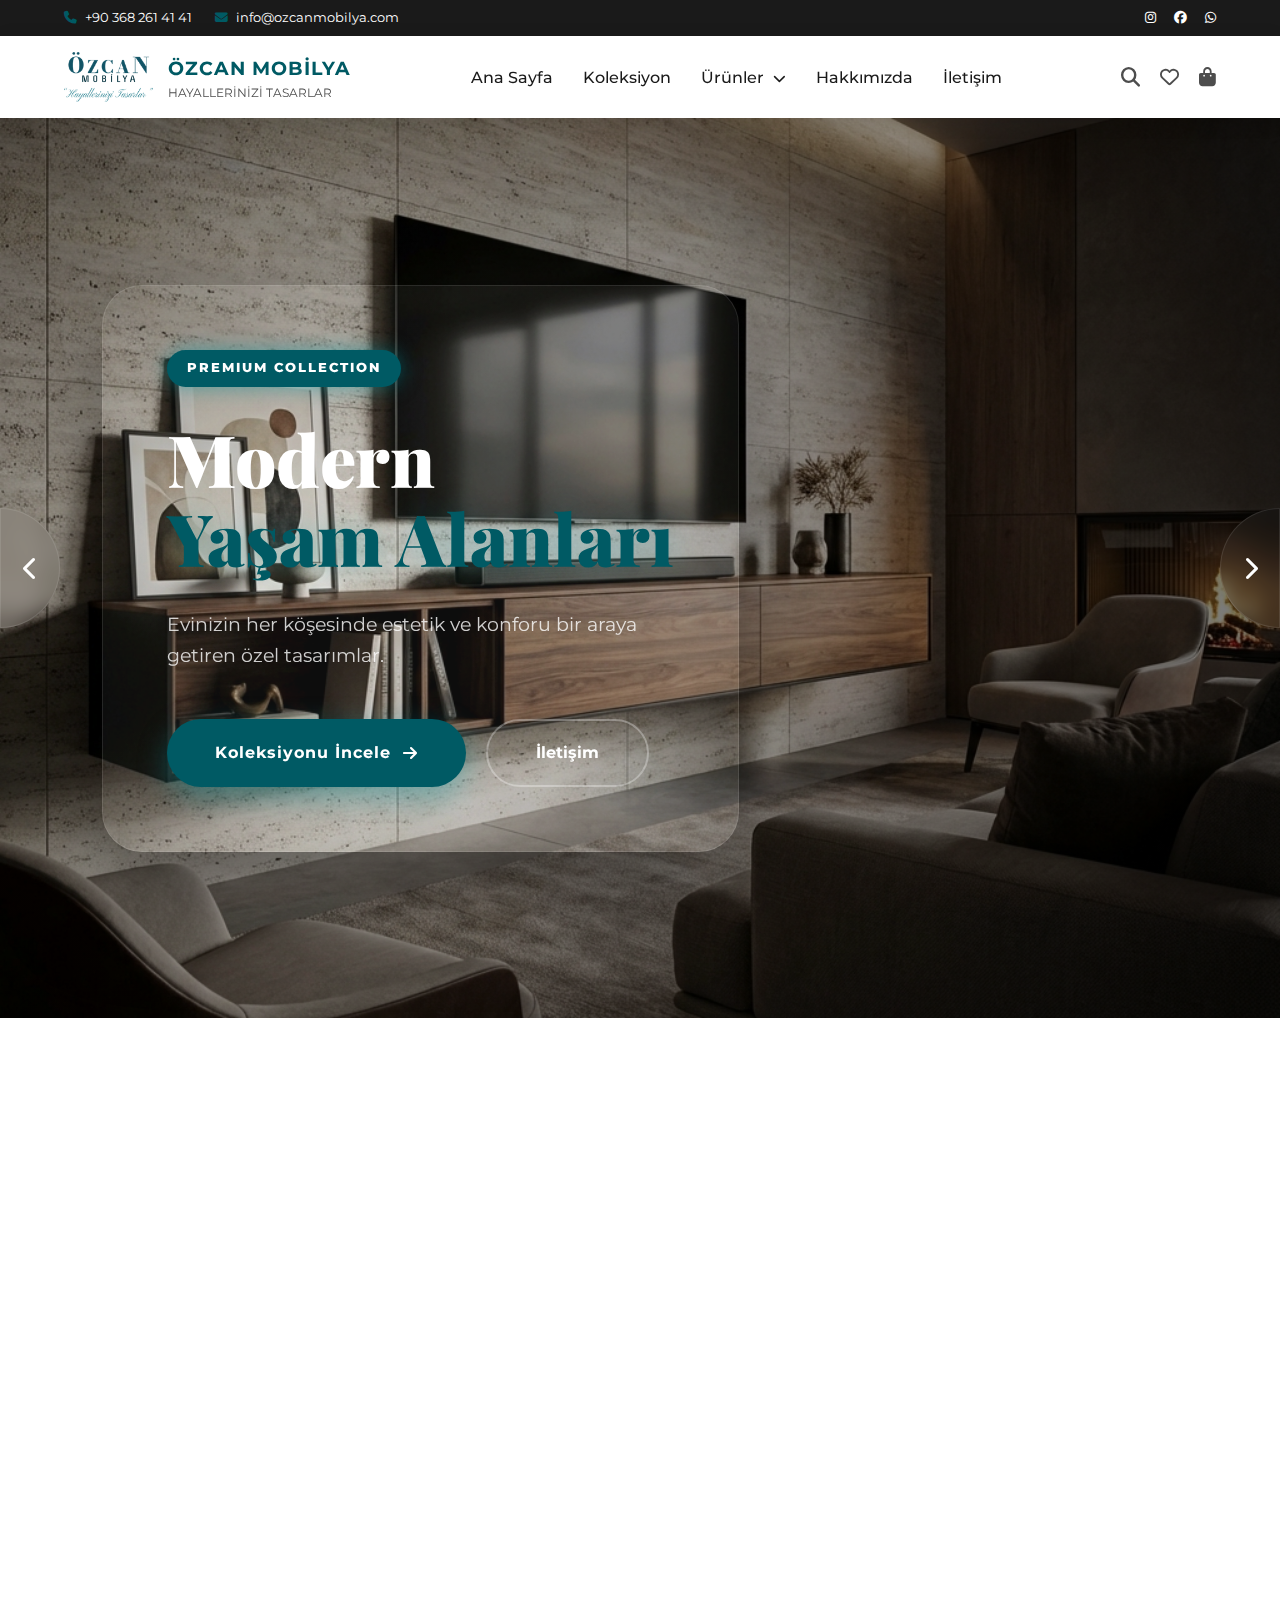
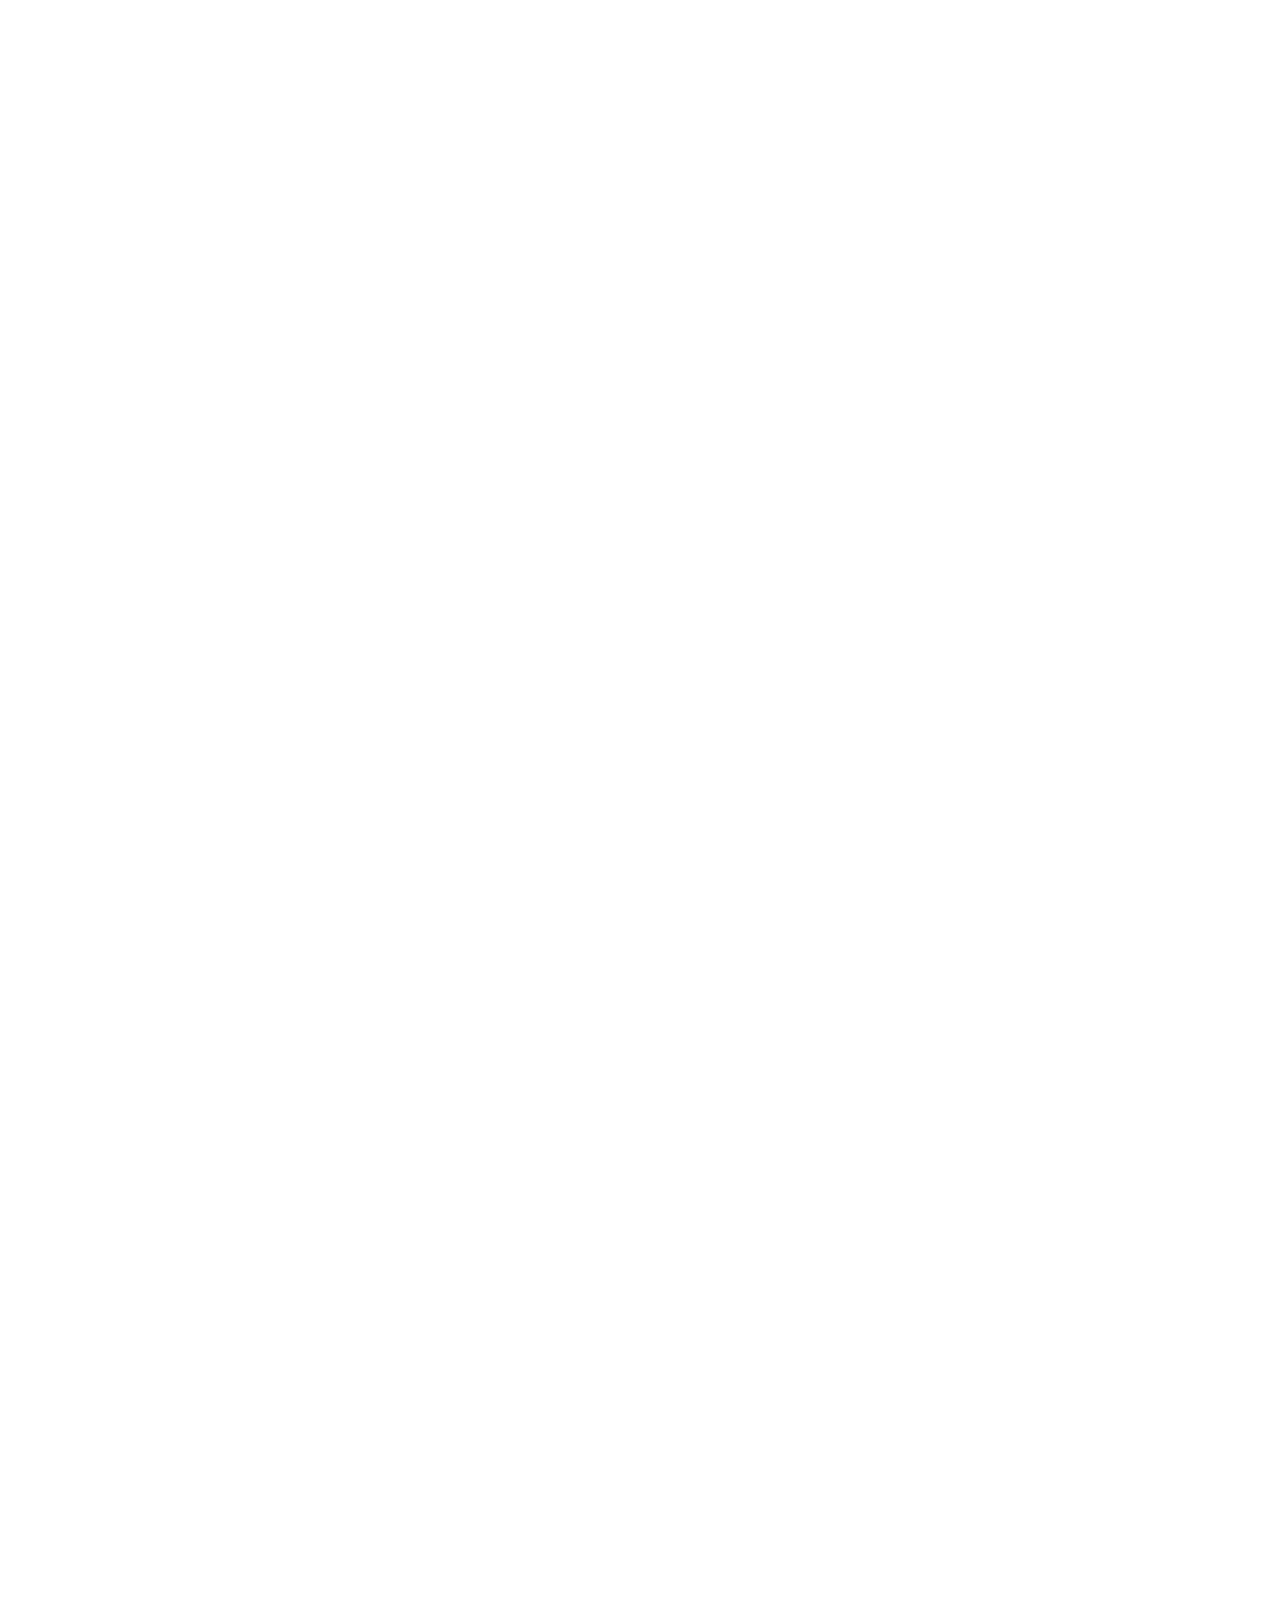
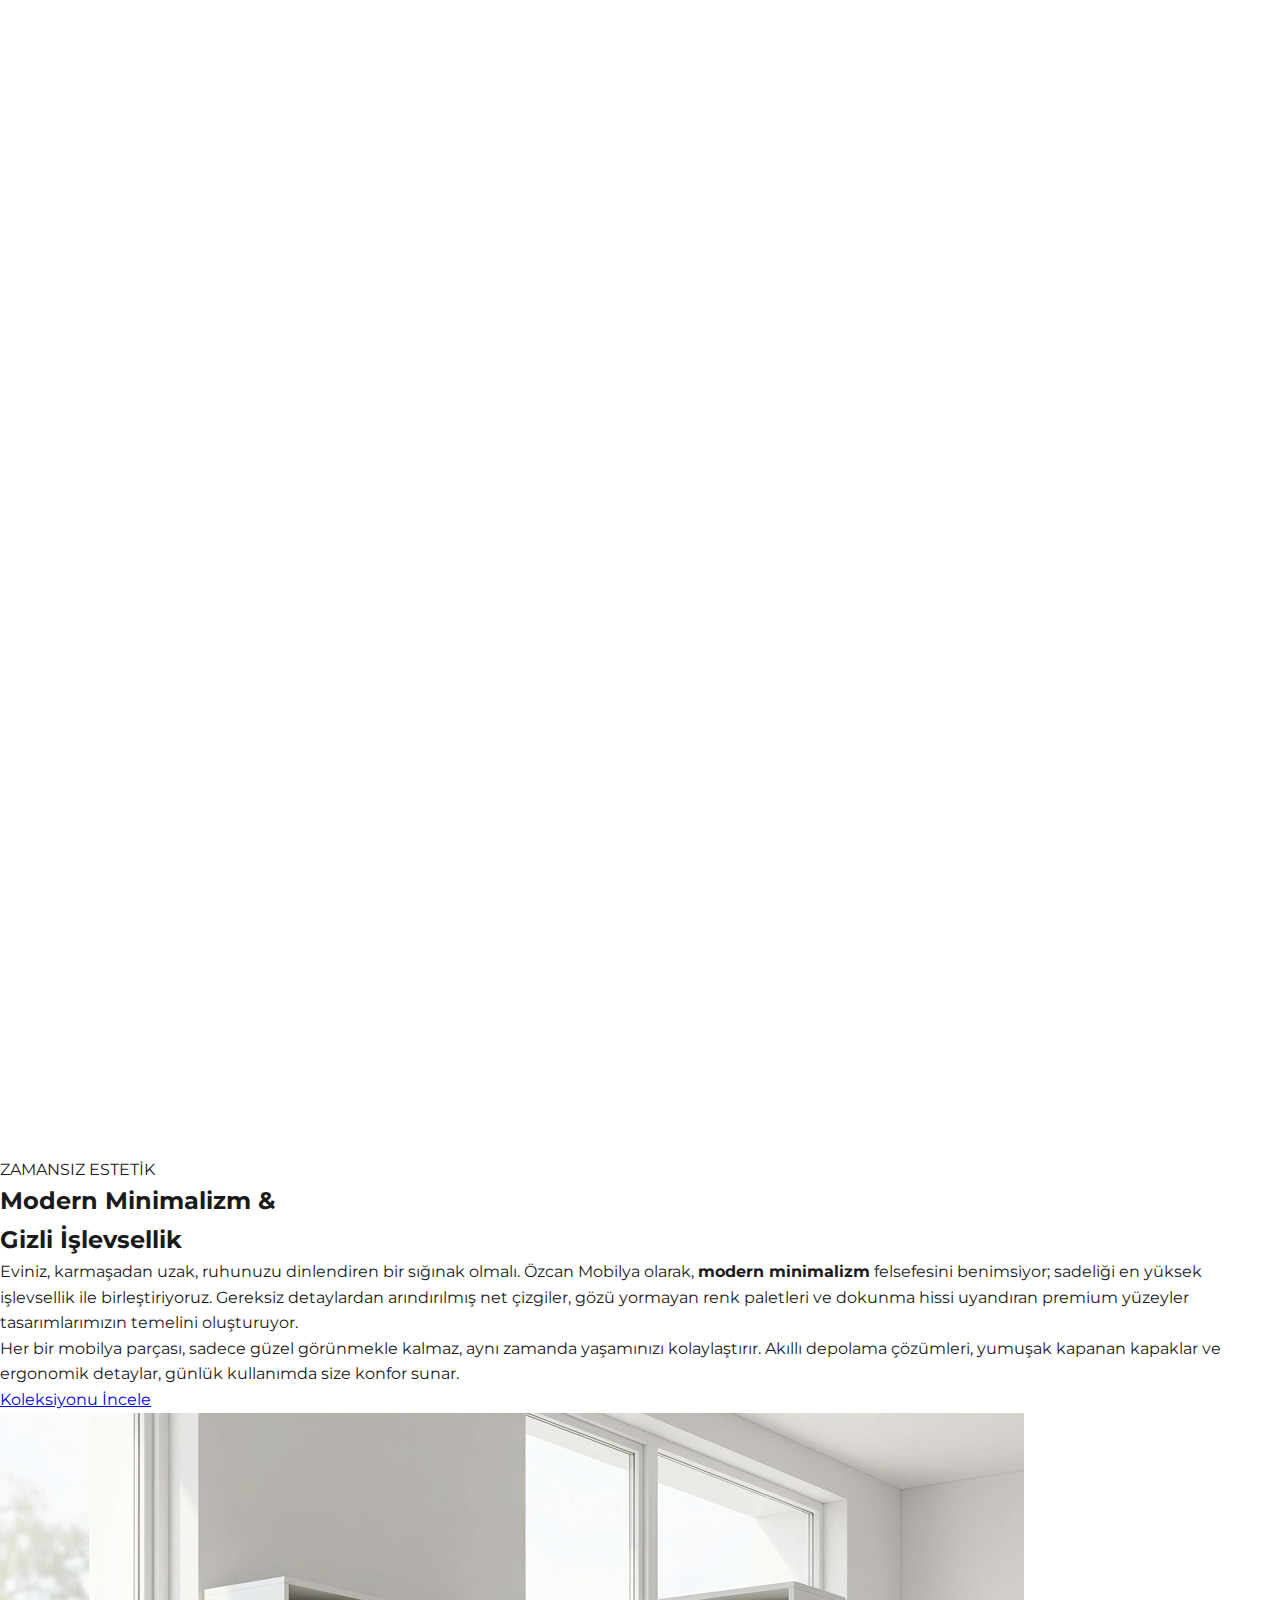
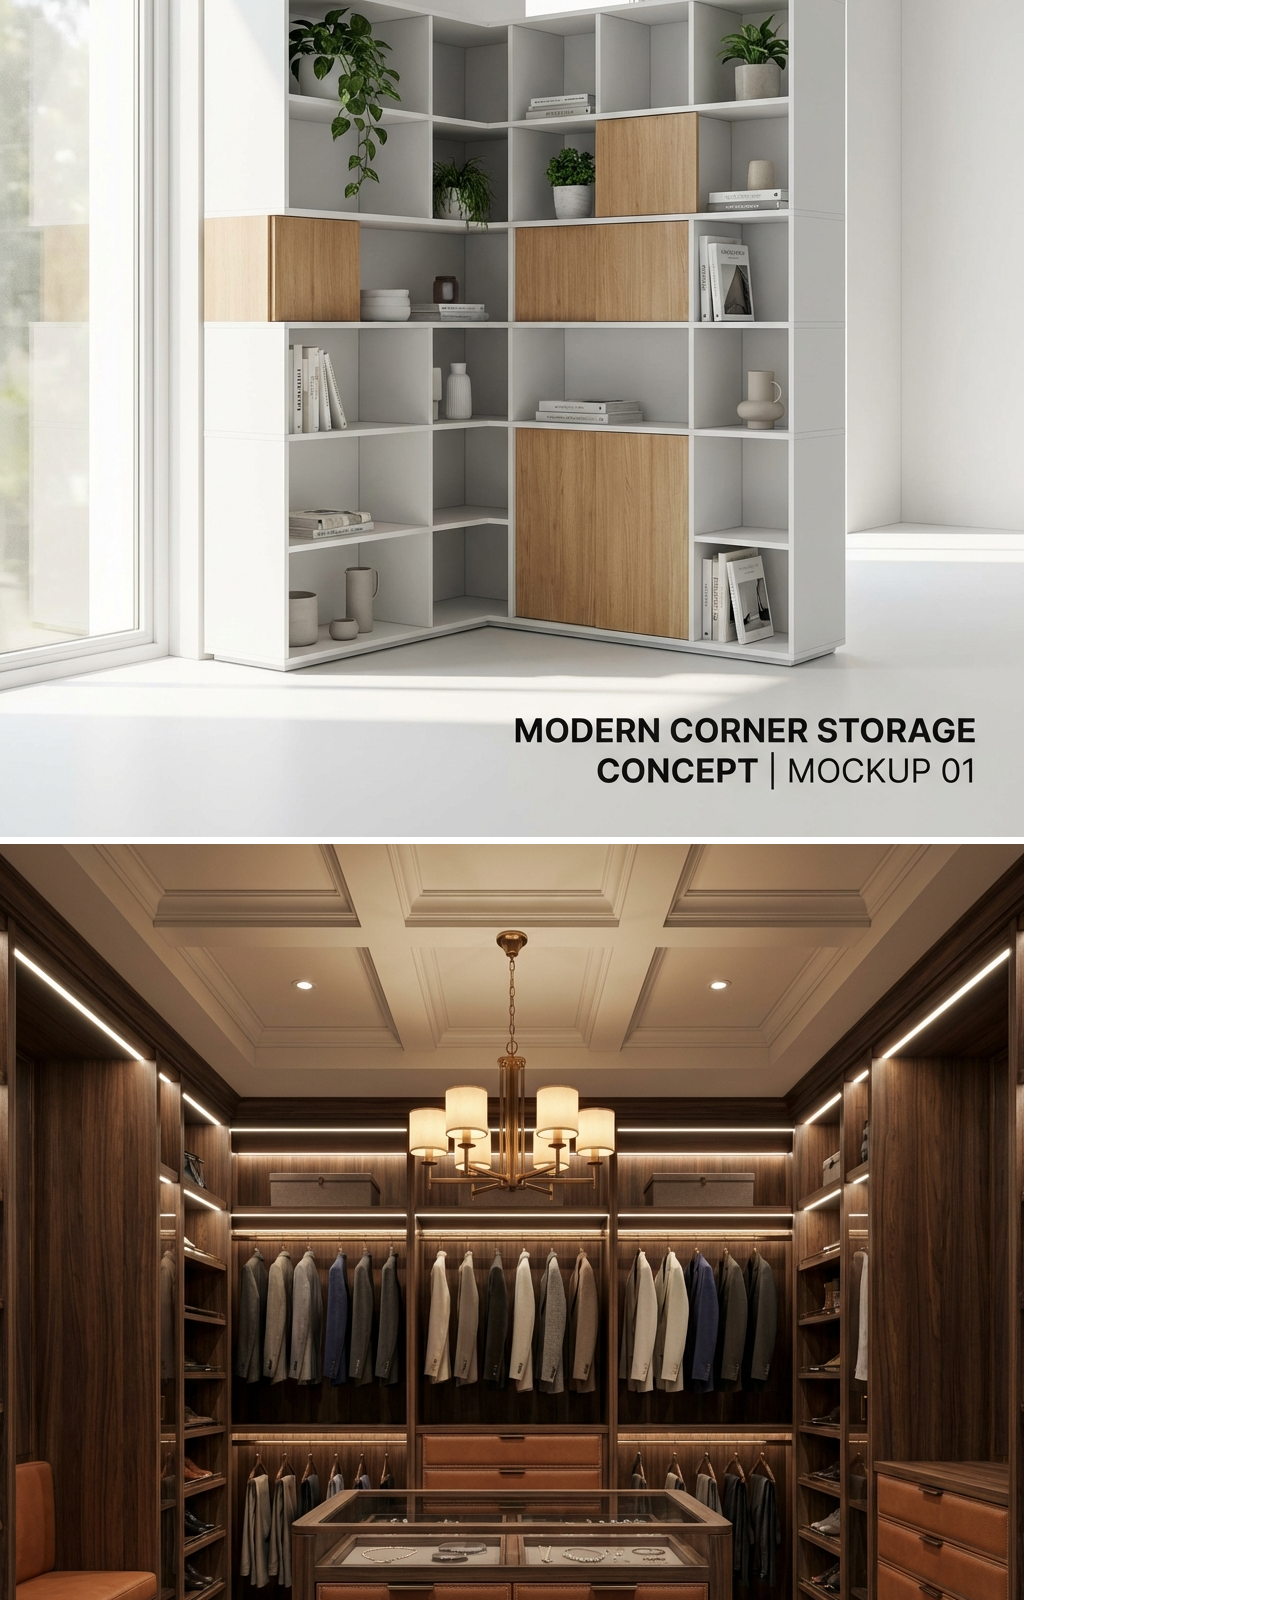
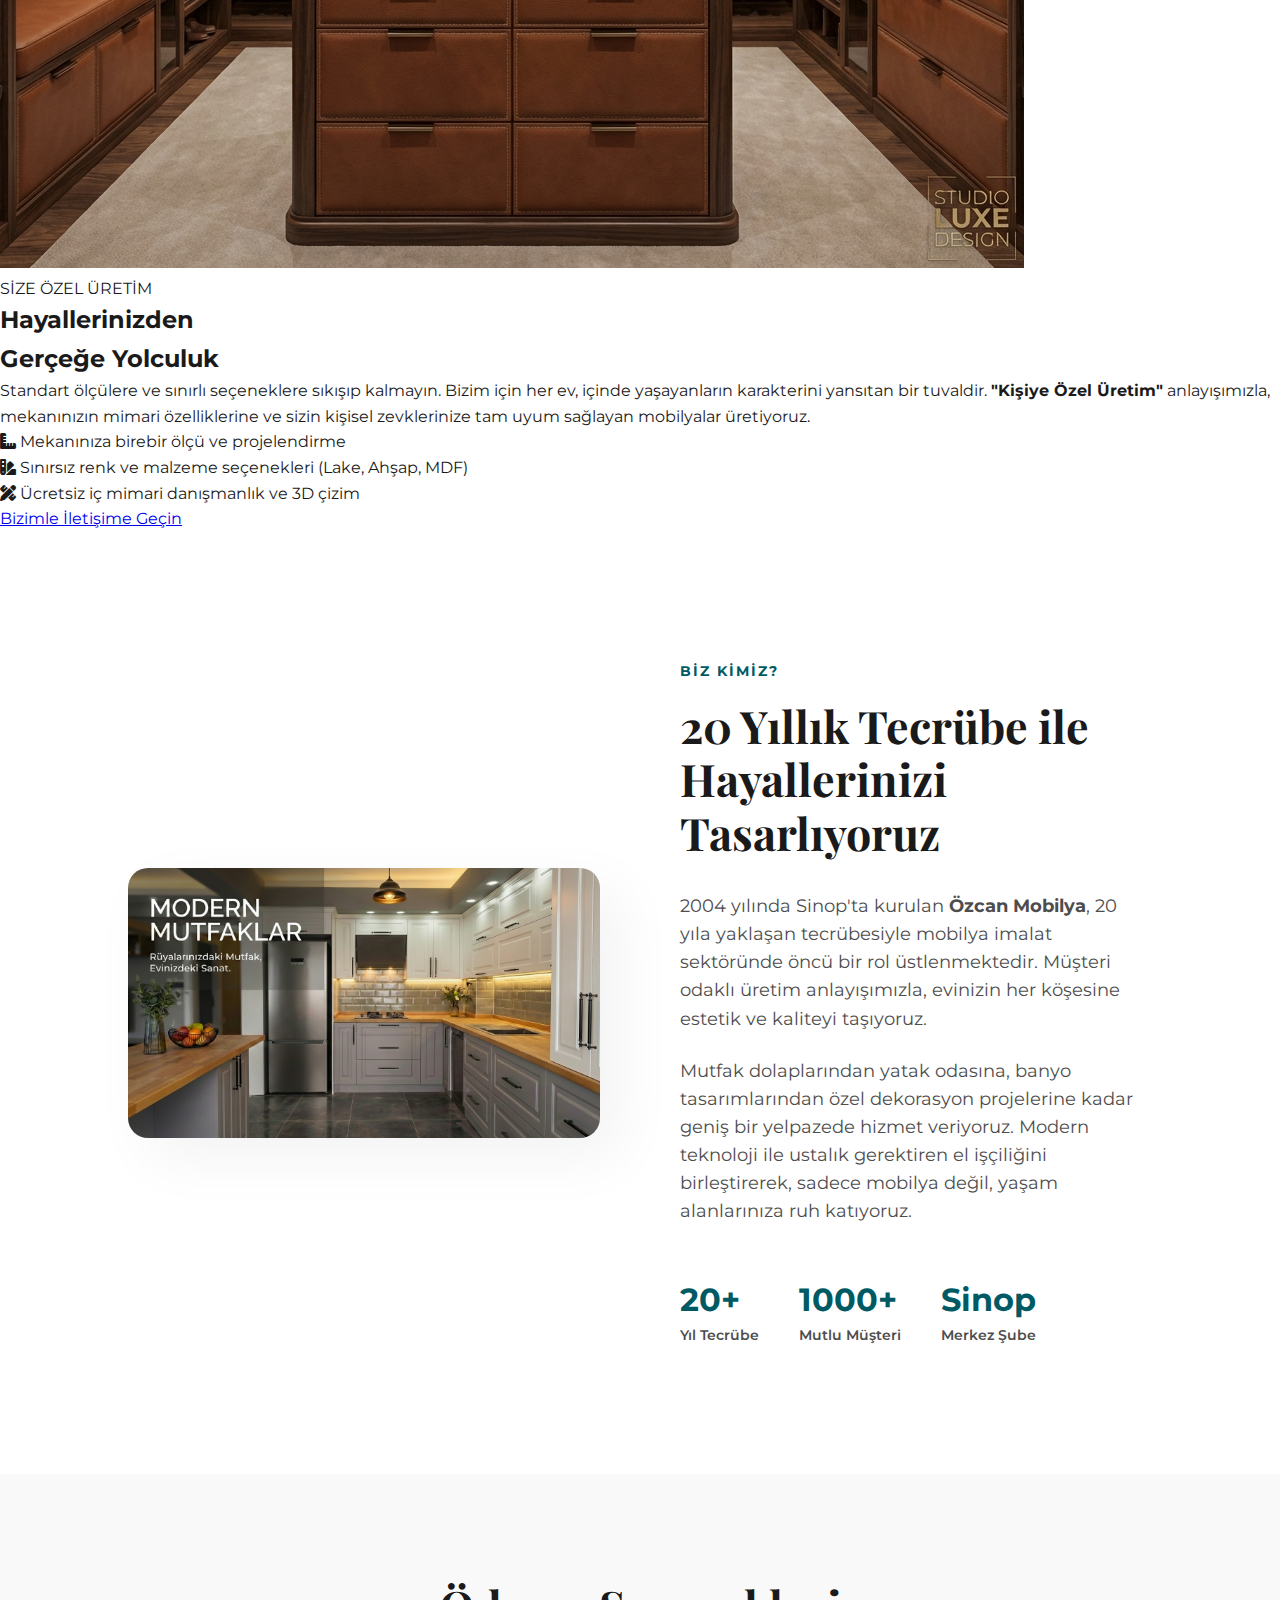
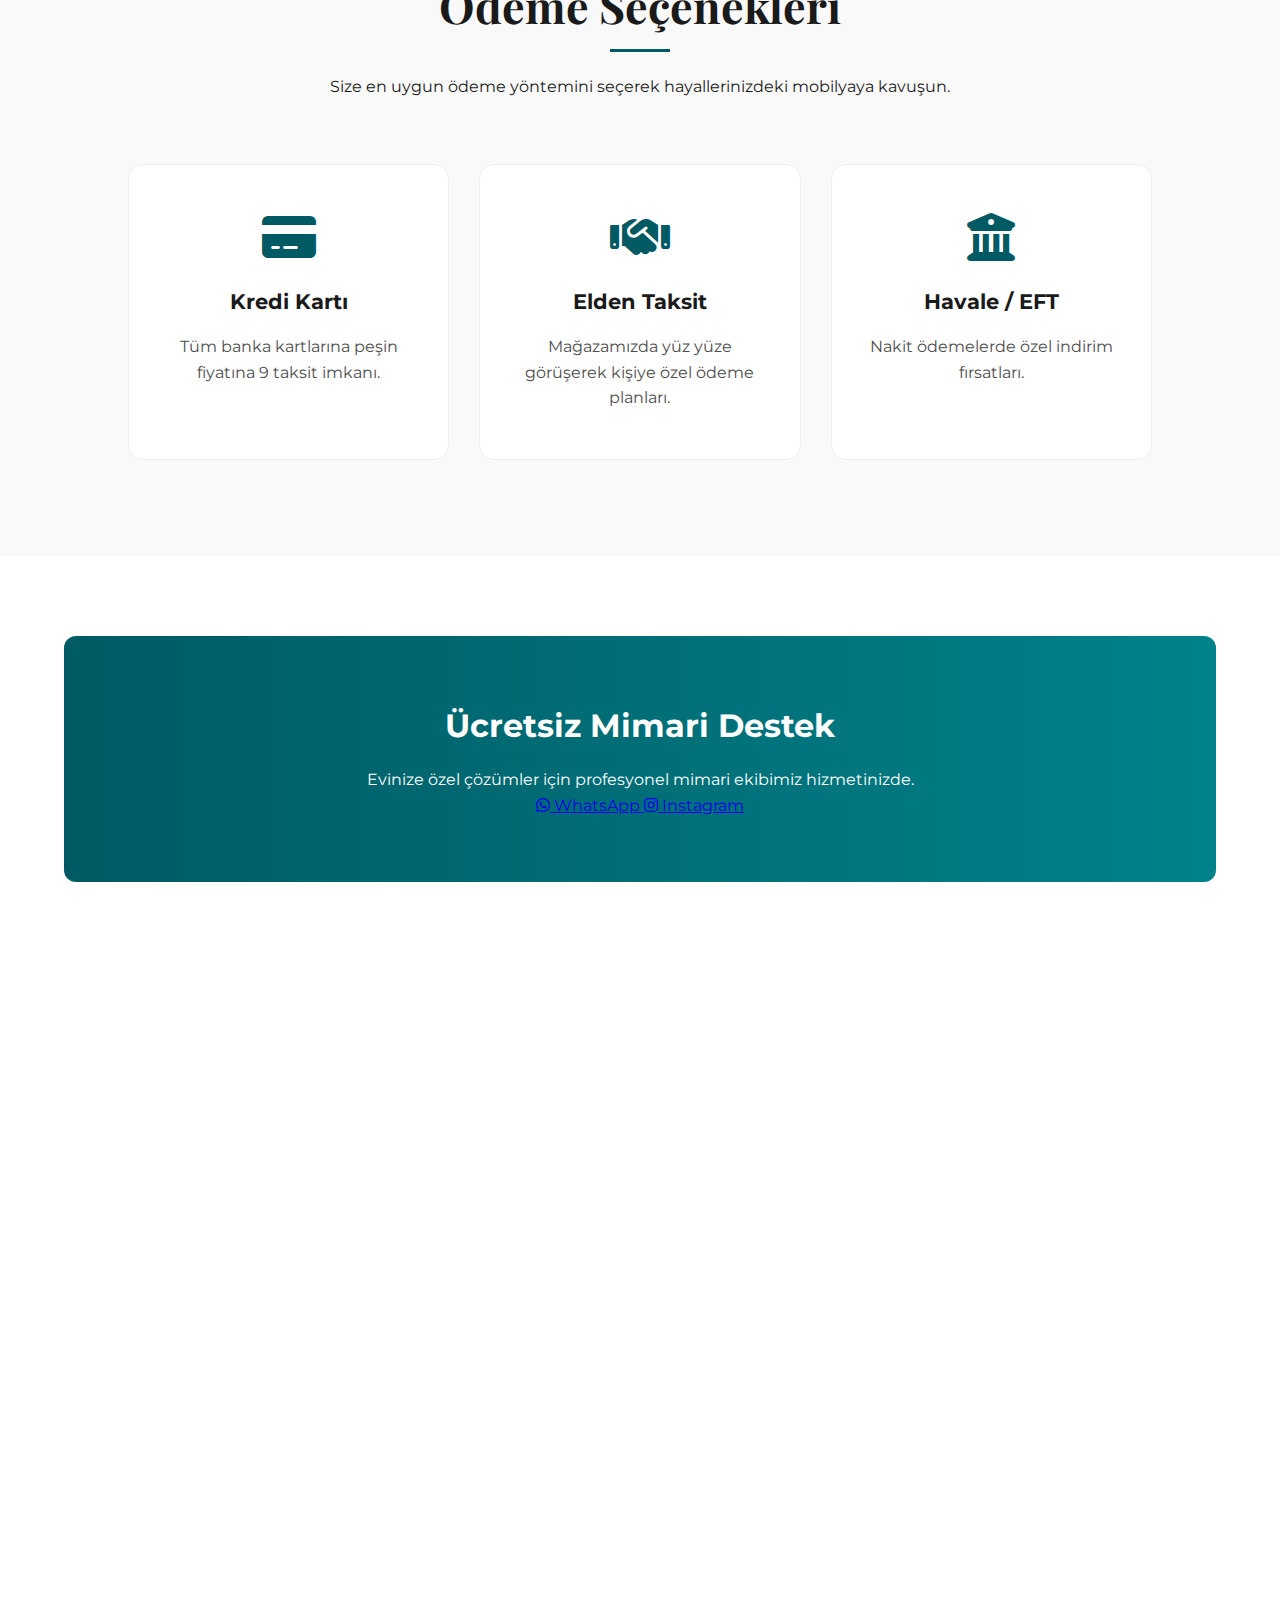
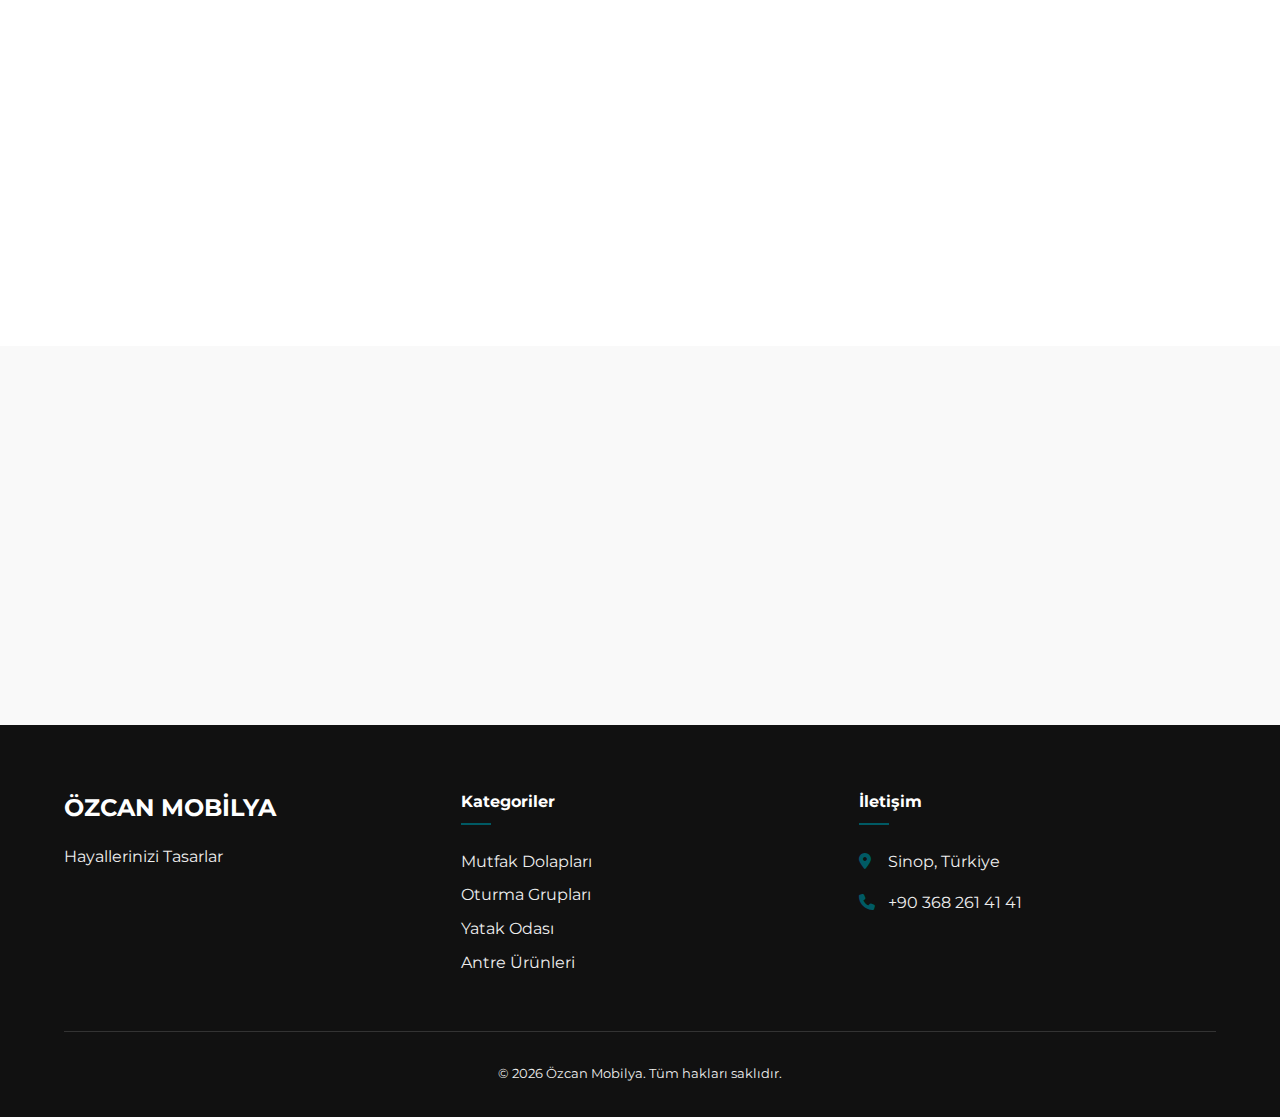
<file: index.html>
<!DOCTYPE html>
<html lang="tr">

<head>
    <meta charset="UTF-8">
    <meta name="viewport" content="width=device-width, initial-scale=1.0">
    <title>Sinop Özcan Mobilya | Hayallerinizi Tasarlar</title>
    <link rel="stylesheet" href="style.css">
    <link rel="preconnect" href="https://fonts.googleapis.com">
    <link rel="preconnect" href="https://fonts.gstatic.com" crossorigin>
    <link
        href="https://fonts.googleapis.com/css2?family=Montserrat:wght@300;400;600;700&family=Playfair+Display:wght@700&display=swap"
        rel="stylesheet">
    <link rel="stylesheet" href="https://cdnjs.cloudflare.com/ajax/libs/font-awesome/6.4.0/css/all.min.css">
</head>

<body>
    <div class="top-bar">
        <div class="top-bar-content">
            <div class="top-contact">
                <span><i class="fas fa-phone"></i> +90 368 261 41 41</span>
                <span><i class="fas fa-envelope"></i> info@ozcanmobilya.com</span>
            </div>
            <div class="top-social">
                <a href="https://www.instagram.com/sinop_ozcan_mobilya/" target="_blank"><i
                        class="fab fa-instagram"></i></a>
                <a href="#"><i class="fab fa-facebook"></i></a>
                <a href="https://wa.me/905458985757" target="_blank"><i class="fab fa-whatsapp"></i></a>
            </div>
        </div>
    </div>

    <header>
        <nav class="navbar">
            <div class="logo-container">
                <img src="assets/images/ozcan-logo.png" alt="Özcan Mobilya Logo" class="logo">
                <div class="brand-info">
                    <span class="brand-name">ÖZCAN MOBİLYA</span>
                    <span class="slogan">Hayallerinizi Tasarlar</span>
                </div>
            </div>
            <ul class="nav-links">
                <li><a href="#home">Ana Sayfa</a></li>
                <li><a href="koleksiyon.html">Koleksiyon</a></li>
                <li class="has-mega-menu">
                    <a href="#products">Ürünler <i class="fas fa-chevron-down"></i></a>
                    <div class="mega-menu">
                        <div class="mega-menu-content">
                            <div class="mega-column">
                                <div class="mega-category-item">
                                    <h3>Yaşam Alanları</h3>
                                    <ul>
                                        <li><a href="mutfak.html"><i class="fas fa-utensils"></i>
                                                Mutfak</a></li>
                                        <li><a href="#products" data-filter="banyo"><i class="fas fa-bath"></i>
                                                Banyo</a></li>
                                        <li><a href="gardirop.html"><i class="fas fa-bed"></i> Yatak
                                                Odası</a></li>
                                        <li><a href="#products" data-filter="cocuk"><i class="fas fa-child"></i> Çocuk
                                                Odası</a></li>
                                    </ul>
                                </div>
                            </div>
                            <div class="mega-column">
                                <div class="mega-category-item">
                                    <h3>Mobilya & Detay</h3>
                                    <ul>
                                        <li><a href="#products" data-filter="tv"><i class="fas fa-tv"></i> TV
                                                Ünitesi</a></li>
                                        <li><a href="gardirop.html"><i class="fas fa-tshirt"></i>
                                                Giyinme Odası</a></li>
                                        <li><a href="vestiyer.html"><i class="fas fa-door-open"></i>
                                                Antre & Portmanto</a></li>
                                        <li><a href="#products" data-filter="calisma"><i class="fas fa-laptop-code"></i>
                                                Çalışma Masası</a></li>
                                    </ul>
                                </div>
                            </div>
                            <div class="mega-column">
                                <div class="mega-category-item">
                                    <h3>Özel Tasarımlar</h3>
                                    <ul>
                                        <li><a href="#products" data-filter="kutuphane"><i class="fas fa-book"></i>
                                                Kütüphane</a></li>
                                        <li><a href="#products" data-filter="dolap"><i class="fas fa-columns"></i> Ray
                                                Dolap</a></li>
                                        <li><a href="#products" data-filter="all"><i class="fas fa-th"></i> Tüm
                                                Ürünler</a></li>
                                    </ul>
                                </div>
                            </div>
                            <div class="mega-image-card">
                                <img src="assets/images/mockups/navy_blue_kitchen.png" alt="Öne Çıkan Ürün">
                                <div class="mega-image-overlay">
                                    <span>Modern Tasarımlar</span>
                                    <p>Yeni Sezon Koleksiyonu</p>
                                </div>
                            </div>
                        </div>
                    </div>
                </li>
                <li><a href="#about">Hakkımızda</a></li>
                <li><a href="#social-contact">İletişim</a></li>
            </ul>
            <div class="nav-icons">
                <i class="fas fa-search"></i>
                <i class="far fa-heart"></i>
                <i class="fas fa-shopping-bag"></i>
                <div class="menu-toggle"><i class="fas fa-bars"></i></div>
            </div>
        </nav>
    </header>

    <section id="home" class="hero-slider">
        <div class="slider-container">
            <!-- Slide 1 -->
            <div class="slide active">
                <div class="slide-bg-overlay" style="background-image: url('assets/images/t1_pro_1769533091788.png');">
                </div>
                <div class="immersive-content">
                    <div class="glass-card">
                        <span class="pro-tag-floating">PREMIUM COLLECTION</span>
                        <h1>Modern <br><span class="highlight">Yaşam Alanları</span></h1>
                        <p>Evinizin her köşesinde estetik ve konforu bir araya getiren özel tasarımlar.</p>
                        <div class="immersive-btns">
                            <a href="koleksiyon.html" class="btn-immersive">Koleksiyonu İncele <i
                                    class="fas fa-arrow-right"></i></a>
                            <a href="#social-contact" class="btn-immersive-outline">İletişim</a>
                        </div>
                    </div>
                </div>
            </div>

            <!-- Slide 2 -->
            <div class="slide">
                <div class="slide-bg-overlay" style="background-image: url('assets/images/pro-mutfak-3.png');">
                </div>
                <div class="immersive-content">
                    <div class="glass-card">
                        <span class="pro-tag-floating">GURME MUTFAKLAR</span>
                        <h1>Hayalinizdeki <br><span class="highlight">Mutfak</span></h1>
                        <p>Fonksiyonel detaylar ve şık çizgilerle mutfakta geçirdiğiniz her anı keyfe dönüştürün.</p>
                        <div class="immersive-btns">
                            <a href="product-detail.html?id=pro-ada" class="btn-immersive">Keşfet <i
                                    class="fas fa-arrow-right"></i></a>
                        </div>
                    </div>
                </div>
            </div>

            <!-- Slide 3 -->
            <div class="slide">
                <div class="slide-bg-overlay" style="background-image: url('assets/images/premium-bedroom.png');"></div>
                <div class="immersive-content">
                    <div class="glass-card">
                        <span class="pro-tag-floating">HUZURLU UYKU</span>
                        <h1>Yatak Odanızda <br><span class="highlight">Konfor</span></h1>
                        <p>Güne zinde başlamanız için tasarlanmış, huzur veren yatak odası koleksiyonları.</p>
                        <div class="immersive-btns">
                            <a href="product-detail.html?id=pro-venedik" class="btn-immersive">Kataloğu Gör <i
                                    class="fas fa-arrow-right"></i></a>
                        </div>
                    </div>
                </div>
            </div>

            <!-- Slide 4 -->
            <div class="slide">
                <div class="slide-bg-overlay" style="background-image: url('assets/images/premium-bathroom.png');">
                </div>
                <div class="immersive-content">
                    <div class="glass-card">
                        <span class="pro-tag-floating">MODERN BANYO</span>
                        <h1>Ferah ve Şık <br><span class="highlight">Banyo Çözümleri</span></h1>
                        <p>Suyun dinginliğini modern tasarımla buluşturan, spa etkili banyo mobilyaları.</p>
                        <div class="immersive-btns">
                            <a href="product-detail.html?id=pro-mermer" class="btn-immersive">İncele <i
                                    class="fas fa-arrow-right"></i></a>
                        </div>
                    </div>
                </div>
            </div>

            <!-- Slide 5 -->
            <div class="slide">
                <div class="slide-bg-overlay" style="background-image: url('assets/images/d4_pro_1769532928933.png');">
                </div>
                <div class="immersive-content">
                    <div class="glass-card">
                        <span class="pro-tag-floating">İLK İZLENİM</span>
                        <h1>Evinize Şık Bir <br><span class="highlight">Karşılama</span></h1>
                        <p>Fonksiyonel depolama alanlarıyla antrenizde düzeni ve estetiği yakalayın.</p>
                        <div class="immersive-btns">
                            <a href="product-detail.html?id=pro-smart" class="btn-immersive">Detaylı Gör <i
                                    class="fas fa-arrow-right"></i></a>
                        </div>
                    </div>
                </div>
            </div>

            <!-- Slide 6 -->
            <div class="slide">
                <div class="slide-bg-overlay" style="background-image: url('assets/images/d6_pro_1769532959772.png');">
                </div>
                <div class="immersive-content">
                    <div class="glass-card">
                        <span class="pro-tag-floating">ŞIK DETAYLAR</span>
                        <h1>Evinizin <br><span class="highlight">Giriş İmzası</span></h1>
                        <p>Zarif dresuar modelleri ile yaşam alanlarınıza estetik bir dokunuş katın.</p>
                        <div class="immersive-btns">
                            <a href="product-detail.html?id=pro-dresuar" class="btn-immersive">İncele <i
                                    class="fas fa-arrow-right"></i></a>
                        </div>
                    </div>
                </div>
            </div>
        </div>

        <!-- Controls (Updated with 'prev-slide'/'next-slide' classes for JS compatibility) -->
        <div class="prism-nav-btn prev-btn prev-slide"><i class="fas fa-chevron-left"></i></div>
        <div class="prism-nav-btn next-btn next-slide"><i class="fas fa-chevron-right"></i></div>

        <div class="slider-dots">
            <span class="dot active"></span>
            <span class="dot"></span>
            <span class="dot"></span>
            <span class="dot"></span>
            <span class="dot"></span>
        </div>
    </section>



    <section id="category-banners" class="category-banners-section">
        <div class="banner-grid">
            <div class="banner-item reveal-up">
                <div class="banner-image">
                    <img src="assets/images/premium-kitchen.png" alt="Mutfak Koleksiyonu">
                </div>
                <div class="banner-content">
                    <h3>MUTFAK</h3>
                    <p>Modern ve Klasik Tasarımlar</p>
                    <a href="koleksiyon.html" class="btn-banner">İncele</a>
                </div>
            </div>
            <div class="banner-item reveal-up" style="transition-delay: 0.2s;">
                <div class="banner-image">
                    <img src="assets/images/premium-bedroom.png" alt="Yatak Odası Koleksiyonu">
                </div>
                <div class="banner-content">
                    <h3>YATAK ODASI</h3>
                    <p>Konfor ve Şıklık</p>
                    <a href="koleksiyon.html" class="btn-banner">İncele</a>
                </div>
            </div>
            <div class="banner-item reveal-up" style="transition-delay: 0.4s;">
                <div class="banner-image">
                    <img src="assets/images/premium-living.png" alt="Yaşam Alanı">
                </div>
                <div class="banner-content">
                    <h3>YAŞAM ALANI</h3>
                    <p>TV Ünitesi ve Detaylar</p>
                    <a href="koleksiyon.html" class="btn-banner">İncele</a>
                </div>
            </div>
        </div>
    </section>


    <!-- Full Width Section 1: Modern Minimalism -->
    <section class="feature-section-full bg-light">
        <div class="feature-container">
            <div class="feature-text-col reveal-left">
                <div class="feature-text-content">
                    <span class="section-subtitle">ZAMANSIZ ESTETİK</span>
                    <h2 class="section-heading">Modern Minimalizm & <br>Gizli İşlevsellik</h2>
                    <p class="text-rich">
                        Eviniz, karmaşadan uzak, ruhunuzu dinlendiren bir sığınak olmalı. Özcan Mobilya olarak,
                        <strong>modern minimalizm</strong> felsefesini benimsiyor; sadeliği en yüksek işlevsellik ile
                        birleştiriyoruz. Gereksiz detaylardan arındırılmış net çizgiler, gözü yormayan renk paletleri
                        ve dokunma hissi uyandıran premium yüzeyler tasarımlarımızın temelini oluşturuyor.
                    </p>
                    <p class="text-rich">
                        Her bir mobilya parçası, sadece güzel görünmekle kalmaz, aynı zamanda yaşamınızı kolaylaştırır.
                        Akıllı depolama çözümleri, yumuşak kapanan kapaklar ve ergonomik detaylar, günlük kullanımda
                        size konfor sunar.
                    </p>
                    <a href="koleksiyon.html" class="btn-primary mt-4">Koleksiyonu İncele</a>
                </div>
            </div>
            <div class="feature-img-col reveal-right">
                <img src="assets/images/d11_pro_1769533038807.png" alt="Modern Minimalist Salon Tasarımı"
                    class="feature-image">
            </div>
        </div>
    </section>

    <!-- Full Width Section 2: Custom Production (Parallax/Dark) -->
    <section class="feature-section-full bg-dark text-white">
        <div class="feature-container reverse-mobile">
            <div class="feature-img-col reveal-left">
                <img src="assets/images/d12_pro_1769533056001.png" alt="Özcan Mobilya Atölye ve İşçilik"
                    class="feature-image">
            </div>
            <div class="feature-text-col reveal-right">
                <div class="feature-text-content">
                    <span class="section-subtitle text-accent">SİZE ÖZEL ÜRETİM</span>
                    <h2 class="section-heading">Hayallerinizden <br>Gerçeğe Yolculuk</h2>
                    <p class="text-rich">
                        Standart ölçülere ve sınırlı seçeneklere sıkışıp kalmayın. Bizim için her ev, içinde
                        yaşayanların
                        karakterini yansıtan bir tuvaldir. <strong>"Kişiye Özel Üretim"</strong> anlayışımızla,
                        mekanınızın mimari özelliklerine ve sizin kişisel zevklerinize tam uyum sağlayan mobilyalar
                        üretiyoruz.
                    </p>
                    <ul class="feature-list">
                        <li><i class="fas fa-ruler-combined"></i> Mekanınıza birebir ölçü ve projelendirme</li>
                        <li><i class="fas fa-swatchbook"></i> Sınırsız renk ve malzeme seçenekleri (Lake, Ahşap, MDF)
                        </li>
                        <li><i class="fas fa-pencil-ruler"></i> Ücretsiz iç mimari danışmanlık ve 3D çizim</li>
                    </ul>
                    <a href="#contact" class="btn-outline-light mt-4">Bizimle İletişime Geçin</a>
                </div>
            </div>
        </div>
    </section>

    <section id="about" class="about-section">
        <div class="about-container">
            <div class="about-image">
                <img src="assets/images/img.png" alt="Özcan Mobilya Atölye">
            </div>
            <div class="about-text">
                <span class="subtitle">Biz Kimiz?</span>
                <h2>20 Yıllık Tecrübe ile Hayallerinizi Tasarlıyoruz</h2>
                <p>2004 yılında Sinop'ta kurulan <strong>Özcan Mobilya</strong>, 20 yıla yaklaşan tecrübesiyle mobilya
                    imalat sektöründe öncü bir rol üstlenmektedir. Müşteri odaklı üretim anlayışımızla, evinizin her
                    köşesine estetik ve kaliteyi taşıyoruz.</p>
                <p>Mutfak dolaplarından yatak odasına, banyo tasarımlarından özel dekorasyon projelerine kadar geniş bir
                    yelpazede hizmet veriyoruz. Modern teknoloji ile ustalık gerektiren el işçiliğini birleştirerek,
                    sadece mobilya değil, yaşam alanlarınıza ruh katıyoruz.</p>
                <div class="about-stats">
                    <div class="stat-item">
                        <span class="stat-number">20+</span>
                        <span class="stat-label">Yıl Tecrübe</span>
                    </div>
                    <div class="stat-item">
                        <span class="stat-number">1000+</span>
                        <span class="stat-label">Mutlu Müşteri</span>
                    </div>
                    <div class="stat-item">
                        <span class="stat-number">Sinop</span>
                        <span class="stat-label">Merkez Şube</span>
                    </div>
                </div>
            </div>
        </div>
    </section>

    <section id="payments" class="payments-section">
        <div class="section-title">
            <h2>Ödeme Seçenekleri</h2>
            <p>Size en uygun ödeme yöntemini seçerek hayallerinizdeki mobilyaya kavuşun.</p>
        </div>
        <div class="payment-grid">
            <div class="payment-card">
                <i class="fas fa-credit-card"></i>
                <h3>Kredi Kartı</h3>
                <p>Tüm banka kartlarına peşin fiyatına 9 taksit imkanı.</p>
            </div>
            <div class="payment-card">
                <i class="fas fa-handshake"></i>
                <h3>Elden Taksit</h3>
                <p>Mağazamızda yüz yüze görüşerek kişiye özel ödeme planları.</p>
            </div>
            <div class="payment-card">
                <i class="fas fa-university"></i>
                <h3>Havale / EFT</h3>
                <p>Nakit ödemelerde özel indirim fırsatları.</p>
            </div>
        </div>
    </section>

    <section id="social-contact" class="promotions">
        <div class="promo-banner">
            <div class="promo-text">
                <h3>Ücretsiz Mimari Destek</h3>
                <p>Evinize özel çözümler için profesyonel mimari ekibimiz hizmetinizde.</p>
                <div class="social-actions">
                    <a href="https://wa.me/905458985757" target="_blank" class="btn-social btn-whatsapp">
                        <i class="fab fa-whatsapp"></i> WhatsApp
                    </a>
                    <a href="https://www.instagram.com/sinop_ozcan_mobilya/" target="_blank"
                        class="btn-social btn-instagram">
                        <i class="fab fa-instagram"></i> Instagram
                    </a>
                </div>
            </div>
        </div>
    </section>

    <section class="locations-section reveal-up">
        <div class="section-title">
            <span class="subtitle">Bizi Ziyaret Edin</span>
            <h2>Lokasyonlarımız</h2>
        </div>
        <div class="locations-grid">
            <div class="location-card">
                <div class="location-info">
                    <h3><i class="fas fa-industry"></i> Atölye / Fabrika</h3>
                    <p>Özel üretim tesisimiz ve imalat merkezimiz.</p>
                </div>
                <div class="map-container">
                    <iframe src="https://maps.google.com/maps?q=41.997012,35.090392&hl=tr&z=15&output=embed"
                        width="100%" height="300" style="border:0;" allowfullscreen="" loading="lazy"
                        referrerpolicy="no-referrer-when-downgrade">
                    </iframe>
                </div>
                <div class="location-actions">
                    <a href="https://www.google.com/maps/search/?api=1&query=41.997012,35.090392" target="_blank"
                        class="btn-location">Yol Tarifi Al</a>
                </div>
            </div>

            <div class="location-card">
                <div class="location-info">
                    <h3><i class="fas fa-store"></i> Showroom / Mağaza</h3>
                    <p>En yeni koleksiyonlarımızı yakından inceleyin.</p>
                </div>
                <div class="map-container">
                    <iframe src="https://maps.google.com/maps?q=42.026272,35.147301&hl=tr&z=15&output=embed"
                        width="100%" height="300" style="border:0;" allowfullscreen="" loading="lazy"
                        referrerpolicy="no-referrer-when-downgrade">
                    </iframe>
                </div>
                <div class="location-actions">
                    <a href="https://www.google.com/maps/search/?api=1&query=42.026272,35.147301" target="_blank"
                        class="btn-location">Yol Tarifi Al</a>
                </div>
            </div>
        </div>
    </section>

    <section class="newsletter-section">
        <div class="newsletter-content reveal-up">
            <h3>Katalog ve Yeniliklerden Haberdar Olun</h3>
            <p>E-bültenimize abone olarak en yeni tasarımlarımızdan ve kampanyalarımızdan ilk siz haberdar olun.</p>
            <form class="newsletter-form">
                <input type="email" placeholder="E-posta adresiniz" required>
                <button type="submit" class="btn-primary">Kayıt Ol</button>
            </form>
        </div>
    </section>

    <footer>
        <div class="footer-content">
            <div class="footer-brand">
                <h2>ÖZCAN MOBİLYA</h2>
                <p>Hayallerinizi Tasarlar</p>
            </div>
            <div class="footer-links">
                <h4>Kategoriler</h4>
                <ul>
                    <li>Mutfak Dolapları</li>
                    <li>Oturma Grupları</li>
                    <li>Yatak Odası</li>
                    <li>Antre Ürünleri</li>
                </ul>
            </div>
            <div class="footer-contact">
                <h4>İletişim</h4>
                <p><i class="fas fa-location-dot"></i> Sinop, Türkiye</p>
                <p><i class="fas fa-phone"></i> +90 368 261 41 41</p>
            </div>
        </div>
        <div class="footer-bottom">
            <p>&copy; 2026 Özcan Mobilya. Tüm hakları saklıdır.</p>
        </div>
    </footer>

    <script src="script.js"></script>
</body>

</html>
</file>
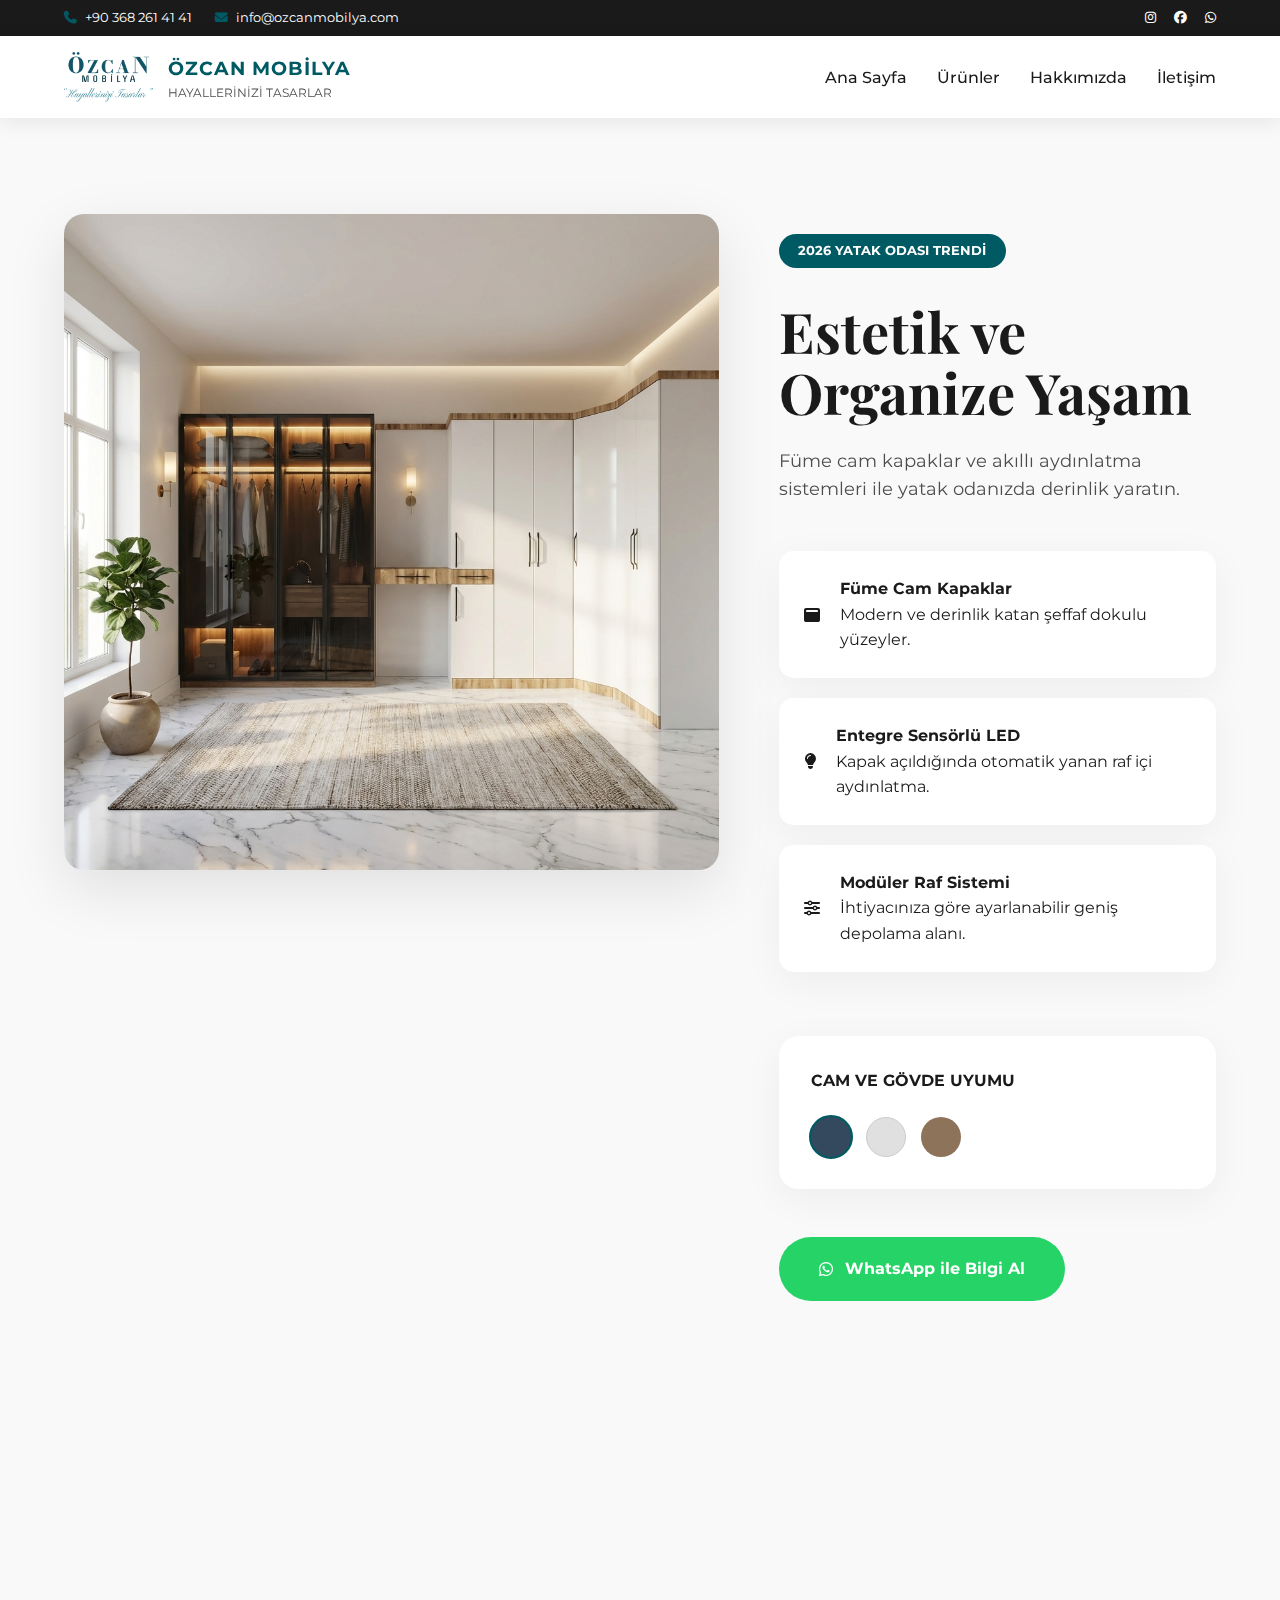
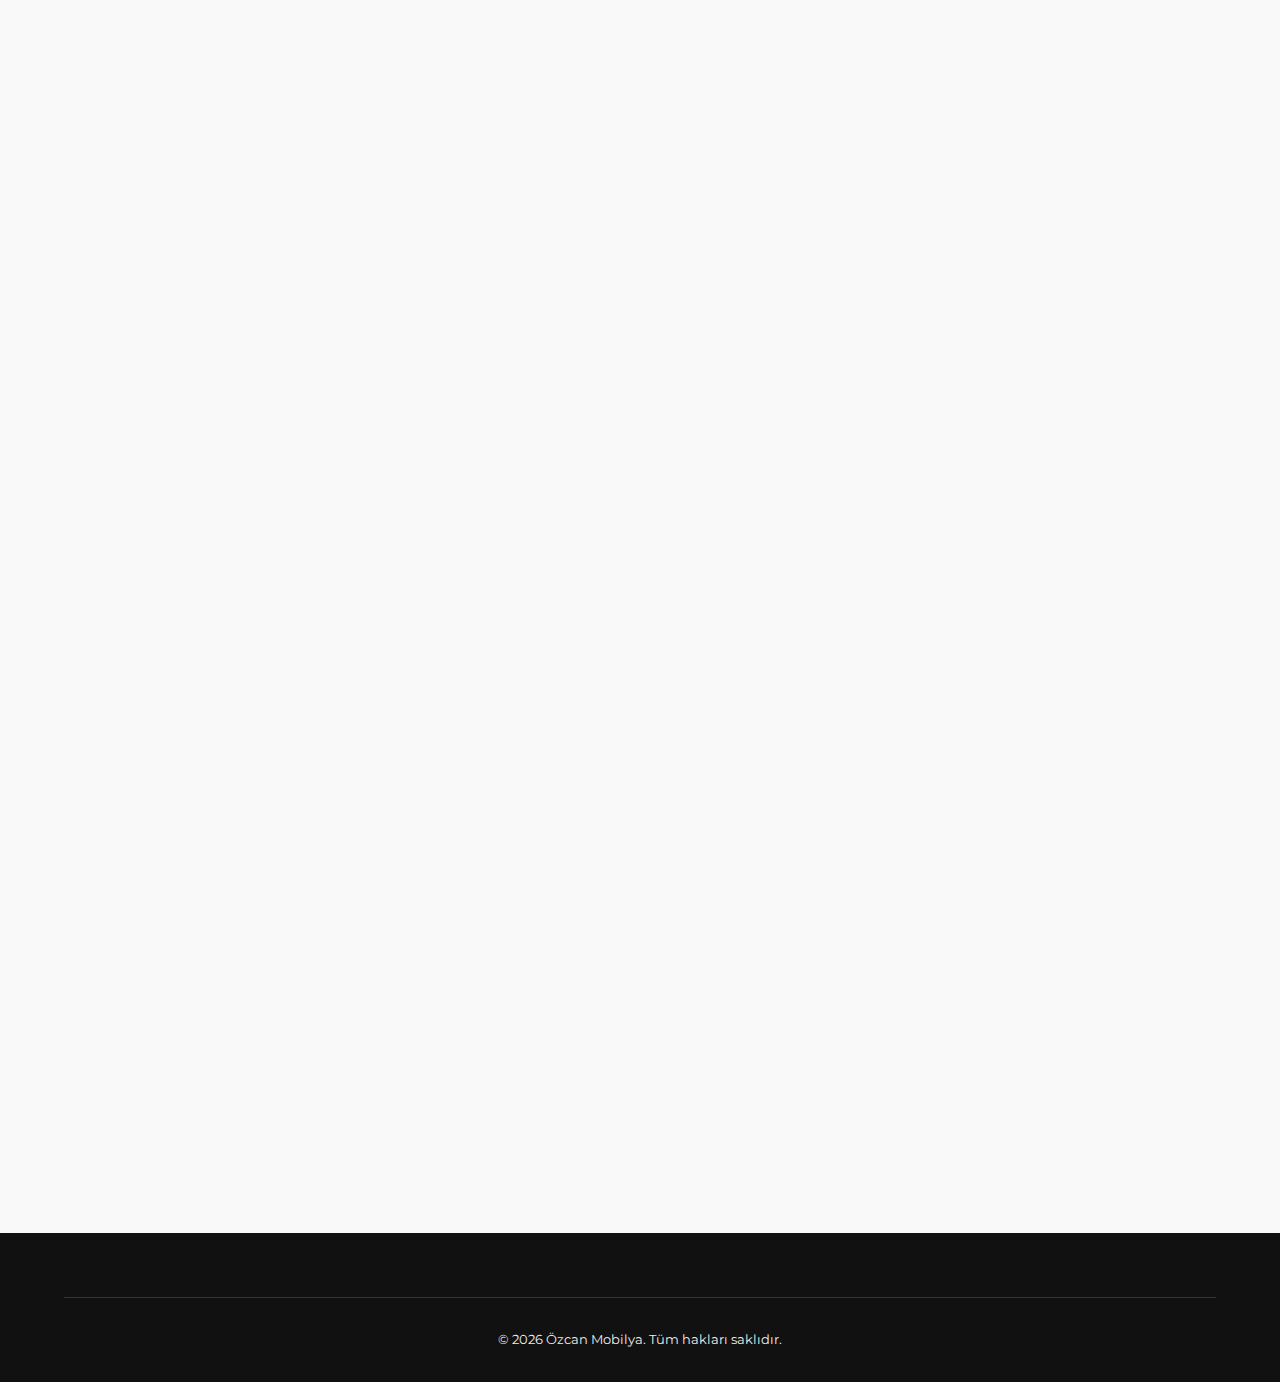
<file: gardirop.html>
<!DOCTYPE html>
<html lang="tr">

<head>
    <meta charset="UTF-8">
    <meta name="viewport" content="width=device-width, initial-scale=1.0">
    <title>Gardırop Tasarımları 2026 | Özcan Mobilya</title>
    <link rel="stylesheet" href="style.css">
    <link rel="stylesheet" href="customer-reviews.css">
    <link
        href="https://fonts.googleapis.com/css2?family=Montserrat:wght@300;400;600;700&family=Playfair+Display:wght@700&display=swap"
        rel="stylesheet">
    <link rel="stylesheet" href="https://cdnjs.cloudflare.com/ajax/libs/font-awesome/6.4.0/css/all.min.css">
</head>

<body>
    <div class="top-bar">
        <div class="top-bar-content">
            <div class="top-contact">
                <span><i class="fas fa-phone"></i> +90 368 261 41 41</span>
                <span><i class="fas fa-envelope"></i> info@ozcanmobilya.com</span>
            </div>
            <div class="top-social">
                <a href="#"><i class="fab fa-instagram"></i></a>
                <a href="#"><i class="fab fa-facebook"></i></a>
                <a href="#"><i class="fab fa-whatsapp"></i></a>
            </div>
        </div>
    </div>
    <header>
        <nav class="navbar">
            <div class="logo-container">
                <a href="index.html" style="text-decoration: none; display: flex; align-items: center; gap: 15px;">
                    <img src="assets/images/ozcan-logo.png" alt="Özcan Mobilya Logo" class="logo">
                    <div class="brand-info">
                        <span class="brand-name">ÖZCAN MOBİLYA</span>
                        <span class="slogan">Hayallerinizi Tasarlar</span>
                    </div>
                </a>
            </div>
            <ul class="nav-links">
                <li><a href="index.html">Ana Sayfa</a></li>
                <li><a href="index.html#products">Ürünler</a></li>
                <li><a href="index.html#about">Hakkımızda</a></li>
                <li><a href="index.html#contact">İletişim</a></li>
            </ul>
        </nav>
    </header>

    <main class="category-hero">
        <div class="container l-layout">
            <div class="l-image-container reveal-up">
                <img src="assets/images/premium-bedroom.png" alt="2026 Gardırop Trendi" id="mainProductImg">
            </div>
            <div class="l-details reveal-up">
                <span class="trend-badge">2026 Yatak Odası Trendi</span>
                <h1>Estetik ve Organize Yaşam</h1>
                <p class="description">Füme cam kapaklar ve akıllı aydınlatma sistemleri ile yatak odanızda derinlik
                    yaratın.</p>

                <div class="material-cards-grid">
                    <div class="material-card">
                        <i class="fas fa-window-maximize"></i>
                        <div class="material-info">
                            <h4>Füme Cam Kapaklar</h4>
                            <p>Modern ve derinlik katan şeffaf dokulu yüzeyler.</p>
                        </div>
                    </div>
                    <div class="material-card">
                        <i class="fas fa-lightbulb"></i>
                        <div class="material-info">
                            <h4>Entegre Sensörlü LED</h4>
                            <p>Kapak açıldığında otomatik yanan raf içi aydınlatma.</p>
                        </div>
                    </div>
                    <div class="material-card">
                        <i class="fas fa-sliders-h"></i>
                        <div class="material-info">
                            <h4>Modüler Raf Sistemi</h4>
                            <p>İhtiyacınıza göre ayarlanabilir geniş depolama alanı.</p>
                        </div>
                    </div>
                </div>

                <div class="configurator">
                    <h4>Cam ve Gövde Uyumu</h4>
                    <div class="swatches">
                        <div class="swatch active" style="background: #34495e;" data-color="anthracite"
                            data-name="Füme Cam"></div>
                        <div class="swatch" style="background: #e0e0e0; border: 1px solid #ccc;" data-color="white"
                            data-name="Şeffaf Cam"></div>
                        <div class="swatch" style="background: #8e735b;" data-color="oak" data-name="Bronz Ayna"></div>
                    </div>
                </div>

                <a href="https://wa.me/903682614141?text=Gardırop%20sayfasındaki%20cam%20kapaklı%20modeliniz%20hakkında%20bilgi%20almak%20istiyorum."
                    class="whatsapp-cta">
                    <i class="fab fa-whatsapp"></i> WhatsApp ile Bilgi Al
                </a>
            </div>
        </div>
        <section class="customer-photos-section reveal-up">
            <div class="customer-photos-title">
                <div class="verified-badge"><i class="fas fa-check-circle"></i> %100 Gerçek Müşteri Deneyimi</div>
                <h2>Sizden Gelenler</h2>
                <p>Müşterilerimizin yatak odalarından en doğal kareler ve memnuniyet dolu yorumlar.</p>
            </div>

            <div class="customer-photos-grid">
                <!-- Review 1 -->
                <div class="customer-photo-card">
                    <div class="customer-photo-wrapper">
                        <img src="assets/images/y9.jpeg" alt="Müşteri Gardırop Fotoğrafı">
                        <div class="photo-label">Sinop / Ada Mahallesi</div>
                    </div>
                    <div class="customer-review-content">
                        <div class="review-stars">
                            <i class="fas fa-star"></i><i class="fas fa-star"></i><i class="fas fa-star"></i><i
                                class="fas fa-star"></i><i class="fas fa-star"></i>
                        </div>
                        <p class="review-text">"Yatak odam için yaptırdığım sürgülü dolap şahane oldu. İşçilik kalitesi
                            tek kelimeyle kusursuz. Çok teşekkürler."</p>
                        <div class="customer-info">
                            <div class="customer-avatar">AY</div>
                            <div class="customer-meta">
                                <span class="customer-name">Ayşe Yılmaz</span>
                                <span class="review-date">22 Ocak 2026</span>
                            </div>
                        </div>
                    </div>
                </div>

                <!-- Review 2 -->
                <div class="customer-photo-card">
                    <div class="customer-photo-wrapper">
                        <img src="assets/images/GiyinmeOdası/g1.jpeg" alt="Müşteri Gardırop Fotoğrafı">
                        <div class="photo-label">Sinop / Zeytinlik</div>
                    </div>
                    <div class="customer-review-content">
                        <div class="review-stars">
                            <i class="fas fa-star"></i><i class="fas fa-star"></i><i class="fas fa-star"></i><i
                                class="fas fa-star"></i><i class="fas fa-star"></i>
                        </div>
                        <p class="review-text">"Giyinme odamızı tamamen baştan yarattılar. Hem çok şık hem de çok
                            fonksiyonel bir kullanım alanı oluştu."</p>
                        <div class="customer-info">
                            <div class="customer-avatar">SD</div>
                            <div class="customer-meta">
                                <span class="customer-name">Selin Demir</span>
                                <span class="review-date">18 Ocak 2026</span>
                            </div>
                        </div>
                    </div>
                </div>

                <!-- Review 3 -->
                <div class="customer-photo-card">
                    <div class="customer-photo-wrapper">
                        <img src="assets/images/y10.jpeg" alt="Müşteri Gardırop Fotoğrafı">
                        <div class="photo-label">Sinop / Kefevi</div>
                    </div>
                    <div class="customer-review-content">
                        <div class="review-stars">
                            <i class="fas fa-star"></i><i class="fas fa-star"></i><i class="fas fa-star"></i><i
                                class="fas fa-star"></i><i class="fas fa-star"></i>
                        </div>
                        <p class="review-text">"Kaliteli işçilik ve zamanında teslimat. Özcan Mobilya'ya güvenimiz tam.
                            Her aşamada çok yardımcı oldular."</p>
                        <div class="customer-info">
                            <div class="customer-avatar">MK</div>
                            <div class="customer-meta">
                                <span class="customer-name">Mehmet Kaya</span>
                                <span class="review-date">15 Ocak 2026</span>
                            </div>
                        </div>
                    </div>
                </div>
            </div>
        </section>
    </main>

    <footer style="margin-top: 0;">
        <div class="footer-bottom">
            <p>&copy; 2026 Özcan Mobilya. Tüm hakları saklıdır.</p>
        </div>
    </footer>

    <script src="script.js"></script>
</body>

</html>
</file>
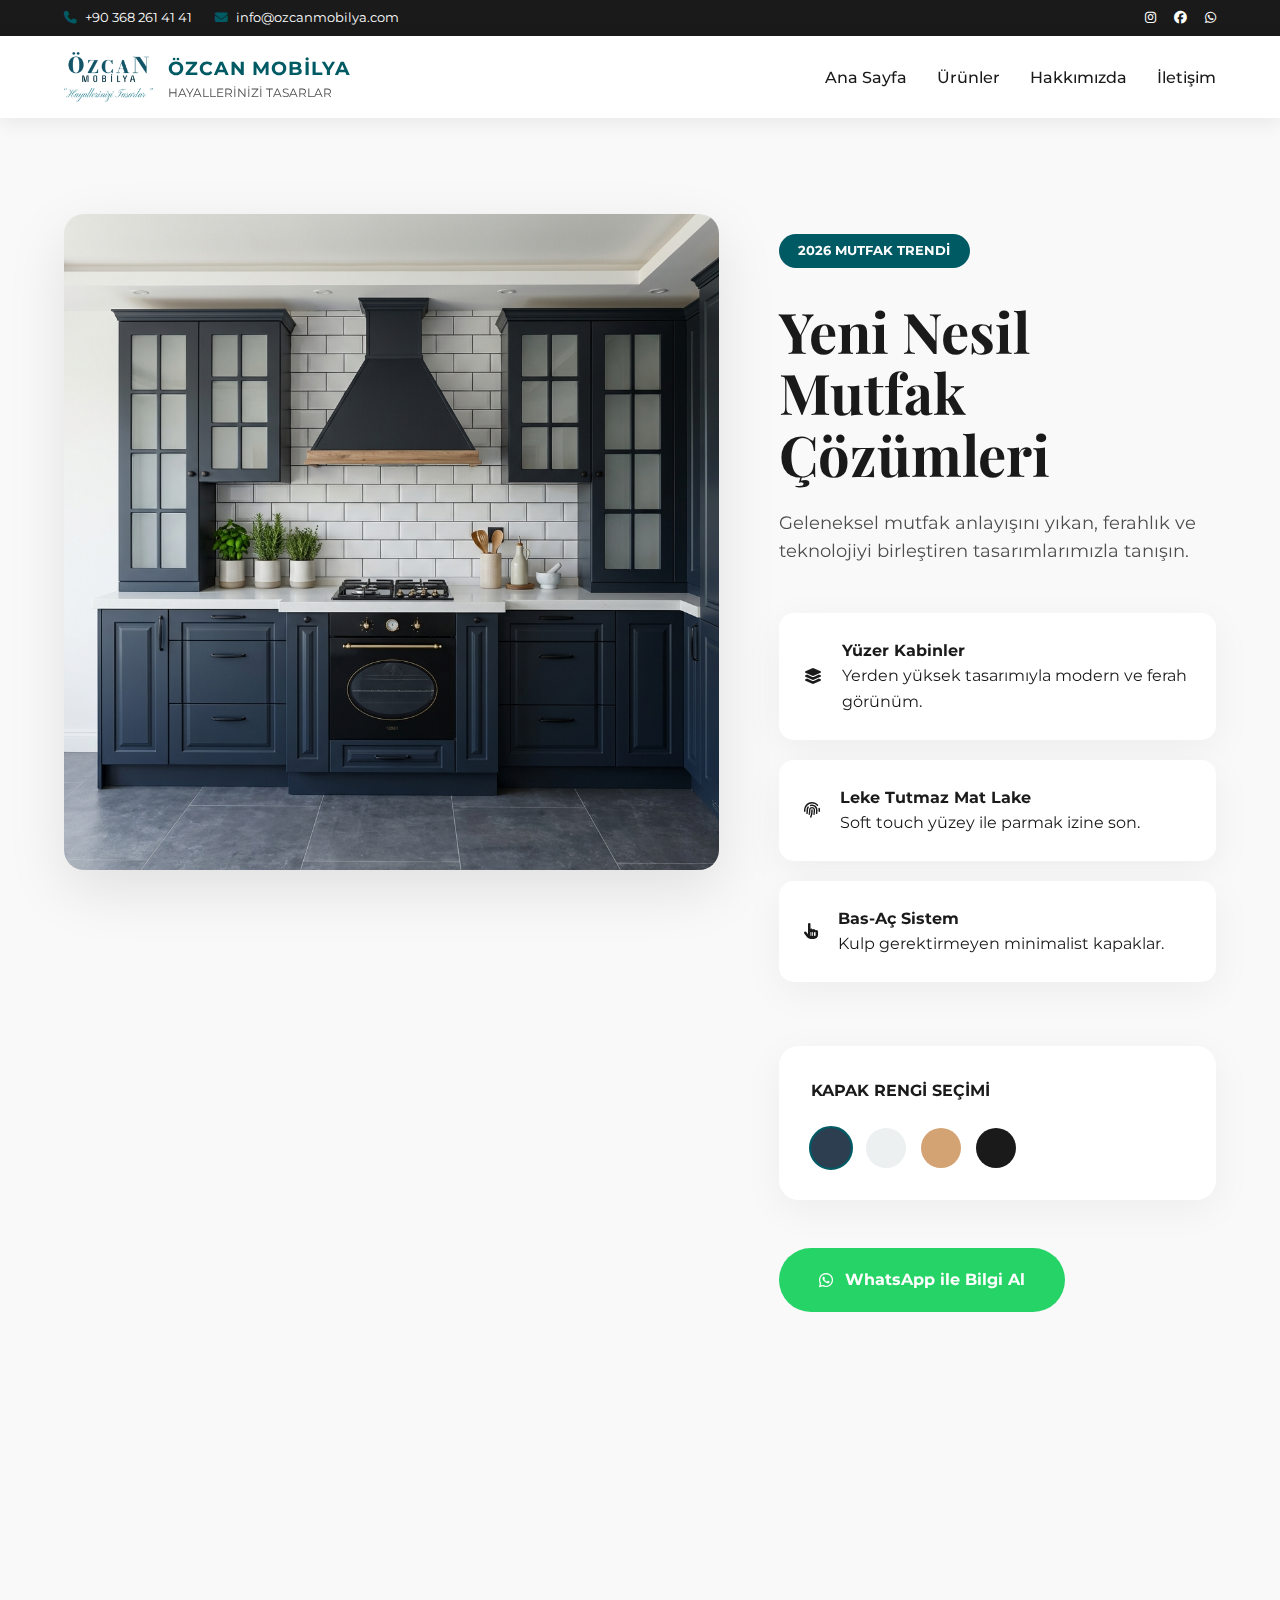
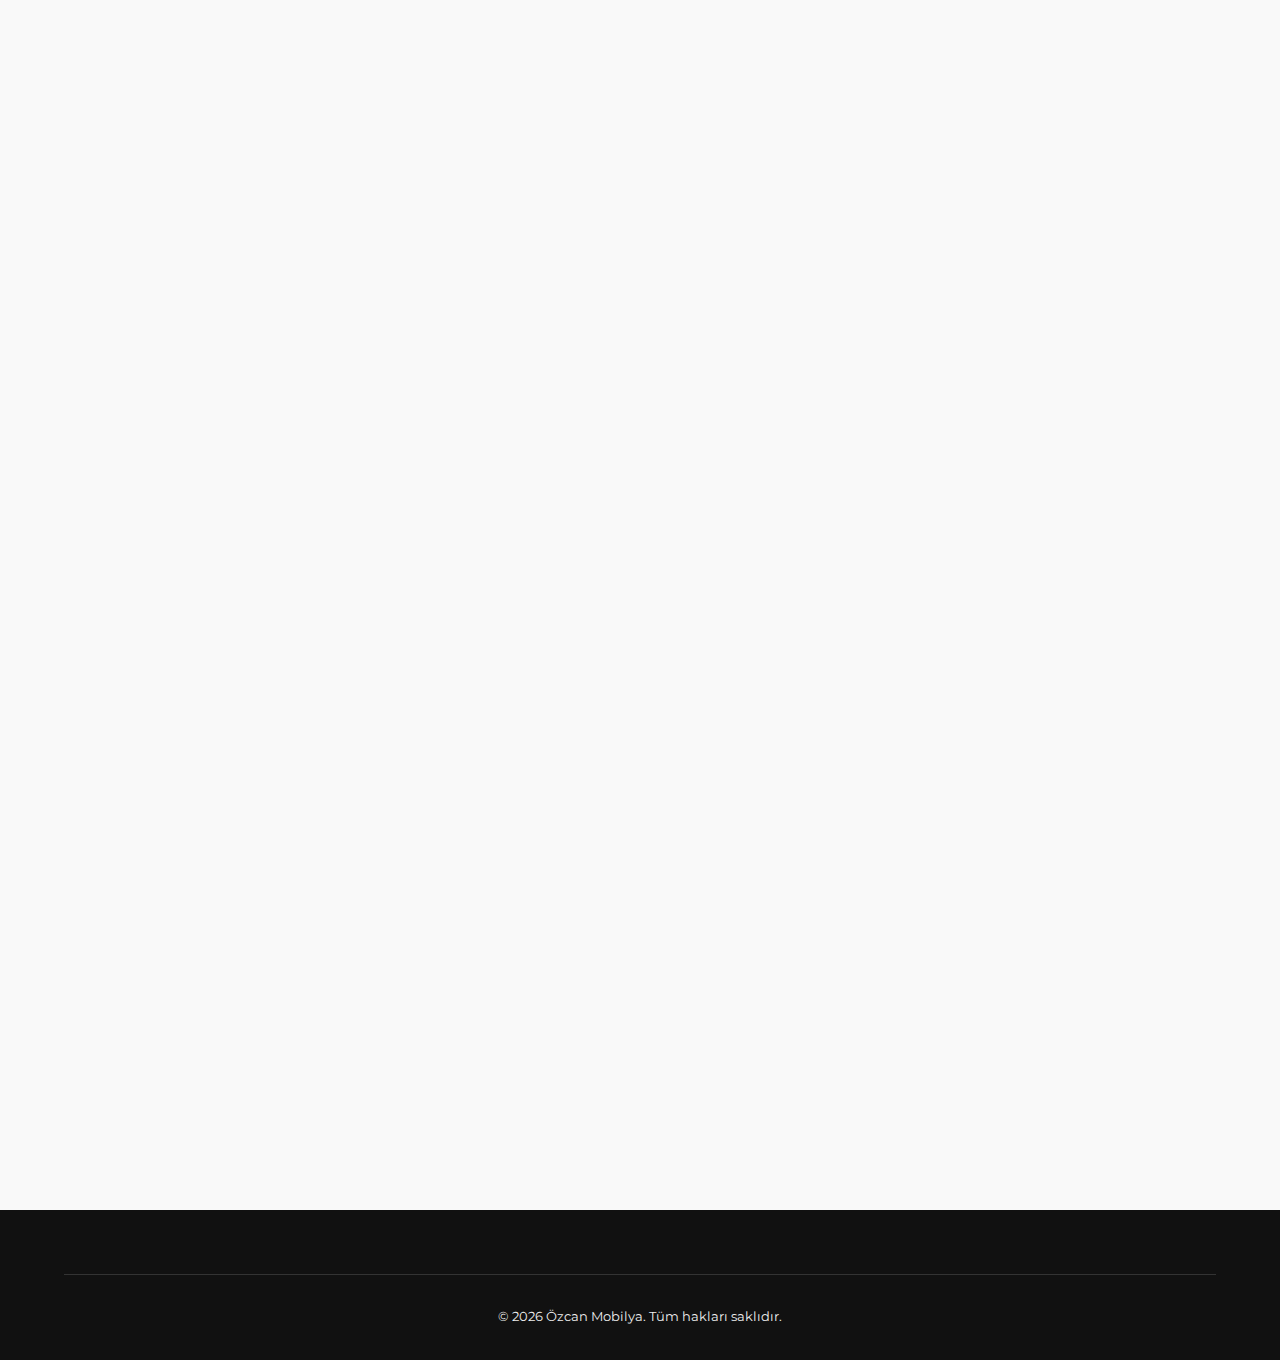
<file: mutfak.html>
<!DOCTYPE html>
<html lang="tr">

<head>
    <meta charset="UTF-8">
    <meta name="viewport" content="width=device-width, initial-scale=1.0">
    <title>Mutfak Tasarımları 2026 | Özcan Mobilya</title>
    <link rel="stylesheet" href="style.css">
    <link rel="stylesheet" href="customer-reviews.css">
    <link
        href="https://fonts.googleapis.com/css2?family=Montserrat:wght@300;400;600;700&family=Playfair+Display:wght@700&display=swap"
        rel="stylesheet">
    <link rel="stylesheet" href="https://cdnjs.cloudflare.com/ajax/libs/font-awesome/6.4.0/css/all.min.css">
</head>

<body>
    <div class="top-bar">
        <div class="top-bar-content">
            <div class="top-contact">
                <span><i class="fas fa-phone"></i> +90 368 261 41 41</span>
                <span><i class="fas fa-envelope"></i> info@ozcanmobilya.com</span>
            </div>
            <div class="top-social">
                <a href="#"><i class="fab fa-instagram"></i></a>
                <a href="#"><i class="fab fa-facebook"></i></a>
                <a href="#"><i class="fab fa-whatsapp"></i></a>
            </div>
        </div>
    </div>
    <header>
        <nav class="navbar">
            <div class="logo-container">
                <a href="index.html" style="text-decoration: none; display: flex; align-items: center; gap: 15px;">
                    <img src="assets/images/ozcan-logo.png" alt="Özcan Mobilya Logo" class="logo">
                    <div class="brand-info">
                        <span class="brand-name">ÖZCAN MOBİLYA</span>
                        <span class="slogan">Hayallerinizi Tasarlar</span>
                    </div>
                </a>
            </div>
            <ul class="nav-links">
                <li><a href="index.html">Ana Sayfa</a></li>
                <li><a href="index.html#products">Ürünler</a></li>
                <li><a href="index.html#about">Hakkımızda</a></li>
                <li><a href="index.html#contact">İletişim</a></li>
            </ul>
        </nav>
    </header>

    <main class="category-hero">
        <div class="container l-layout">
            <div class="l-image-container reveal-up">
                <img src="assets/images/premium-kitchen.png" alt="2026 Mutfak Trendi" id="mainProductImg">
            </div>
            <div class="l-details reveal-up">
                <span class="trend-badge">2026 Mutfak Trendi</span>
                <h1>Yeni Nesil Mutfak Çözümleri</h1>
                <p class="description">Geleneksel mutfak anlayışını yıkan, ferahlık ve teknolojiyi birleştiren
                    tasarımlarımızla tanışın.</p>

                <div class="material-cards-grid">
                    <div class="material-card">
                        <i class="fas fa-layer-group"></i>
                        <div class="material-info">
                            <h4>Yüzer Kabinler</h4>
                            <p>Yerden yüksek tasarımıyla modern ve ferah görünüm.</p>
                        </div>
                    </div>
                    <div class="material-card">
                        <i class="fas fa-fingerprint"></i>
                        <div class="material-info">
                            <h4>Leke Tutmaz Mat Lake</h4>
                            <p>Soft touch yüzey ile parmak izine son.</p>
                        </div>
                    </div>
                    <div class="material-card">
                        <i class="fas fa-hand-pointer"></i>
                        <div class="material-info">
                            <h4>Bas-Aç Sistem</h4>
                            <p>Kulp gerektirmeyen minimalist kapaklar.</p>
                        </div>
                    </div>
                </div>

                <div class="configurator">
                    <h4>Kapak Rengi Seçimi</h4>
                    <div class="swatches">
                        <div class="swatch active" style="background: #2c3e50;" data-color="anthracite"
                            data-name="Antrasit"></div>
                        <div class="swatch" style="background: #ecf0f1;" data-color="white" data-name="İnci Beyazı">
                        </div>
                        <div class="swatch" style="background: #d4a373;" data-color="oak" data-name="Doğal Meşe"></div>
                        <div class="swatch" style="background: #1a1a1a;" data-color="black" data-name="Mat Siyah"></div>
                    </div>
                </div>

                <a href="https://wa.me/903682614141?text=Mutfak%20sayfasındaki%20modern%20lake%20modeliniz%20hakkında%20bilgi%20almak%20istiyorum."
                    class="whatsapp-cta">
                    <i class="fab fa-whatsapp"></i> WhatsApp ile Bilgi Al
                </a>
            </div>
        </div>
        <section class="customer-photos-section reveal-up">
            <div class="customer-photos-title">
                <div class="verified-badge"><i class="fas fa-check-circle"></i> %100 Gerçek Müşteri Deneyimi</div>
                <h2>Sizden Gelenler</h2>
                <p>Müşterilerimizin evlerinden en doğal kareler ve yorumlar.</p>
            </div>

            <div class="customer-photos-grid">
                <!-- Review 1 -->
                <div class="customer-photo-card">
                    <div class="customer-photo-wrapper">
                        <img src="assets/images/4.jpeg" alt="Müşteri Mutfak Fotoğrafı">
                        <div class="photo-label">Sinop / Merkez</div>
                    </div>
                    <div class="customer-review-content">
                        <div class="review-stars">
                            <i class="fas fa-star"></i><i class="fas fa-star"></i><i class="fas fa-star"></i><i
                                class="fas fa-star"></i><i class="fas fa-star"></i>
                        </div>
                        <p class="review-text">"Yeni mutfağım tam bir rüya! Her detay düşünülmüş. Estetik ve
                            fonksiyonellik bir arada. Çok mutluyum."</p>
                        <div class="customer-info">
                            <div class="customer-avatar">ZÇ</div>
                            <div class="customer-meta">
                                <span class="customer-name">Zeynep Çelik</span>
                                <span class="review-date">18 Ocak 2026</span>
                            </div>
                        </div>
                    </div>
                </div>

                <!-- Review 2 -->
                <div class="customer-photo-card">
                    <div class="customer-photo-wrapper">
                        <img src="assets/images/6.jpeg" alt="Müşteri Mutfak Fotoğrafı">
                        <div class="photo-label">Sinop / Ayancık</div>
                    </div>
                    <div class="customer-review-content">
                        <div class="review-stars">
                            <i class="fas fa-star"></i><i class="fas fa-star"></i><i class="fas fa-star"></i><i
                                class="fas fa-star"></i><i class="fas fa-star"></i>
                        </div>
                        <p class="review-text">"Lake mutfak kapaklarımızın kalitesi mükemmel. Sinop'ta bu kalitede iş
                            yapan tek firma Özcan Mobilya."</p>
                        <div class="customer-info">
                            <div class="customer-avatar">BK</div>
                            <div class="customer-meta">
                                <span class="customer-name">Burak Kozan</span>
                                <span class="review-date">14 Ocak 2026</span>
                            </div>
                        </div>
                    </div>
                </div>

                <!-- Review 3 -->
                <div class="customer-photo-card">
                    <div class="customer-photo-wrapper">
                        <img src="assets/images/9.jpeg" alt="Müşteri Mutfak Fotoğrafı">
                        <div class="photo-label">Sinop / Gerze</div>
                    </div>
                    <div class="customer-review-content">
                        <div class="review-stars">
                            <i class="fas fa-star"></i><i class="fas fa-star"></i><i class="fas fa-star"></i><i
                                class="fas fa-star"></i><i class="fas fa-star"></i>
                        </div>
                        <p class="review-text">"Mutfak dolaplarının ergonomisi ve şıklığı bizi mest etti. Tavsiye
                            ederim, gerçekten profesyonel bir ekip."</p>
                        <div class="customer-info">
                            <div class="customer-avatar">CA</div>
                            <div class="customer-meta">
                                <span class="customer-name">Caner Aydın</span>
                                <span class="review-date">10 Ocak 2026</span>
                            </div>
                        </div>
                    </div>
                </div>
            </div>
        </section>
    </main>

    <footer style="margin-top: 0;">
        <div class="footer-bottom">
            <p>&copy; 2026 Özcan Mobilya. Tüm hakları saklıdır.</p>
        </div>
    </footer>

    <script src="script.js"></script>
</body>

</html>
</file>
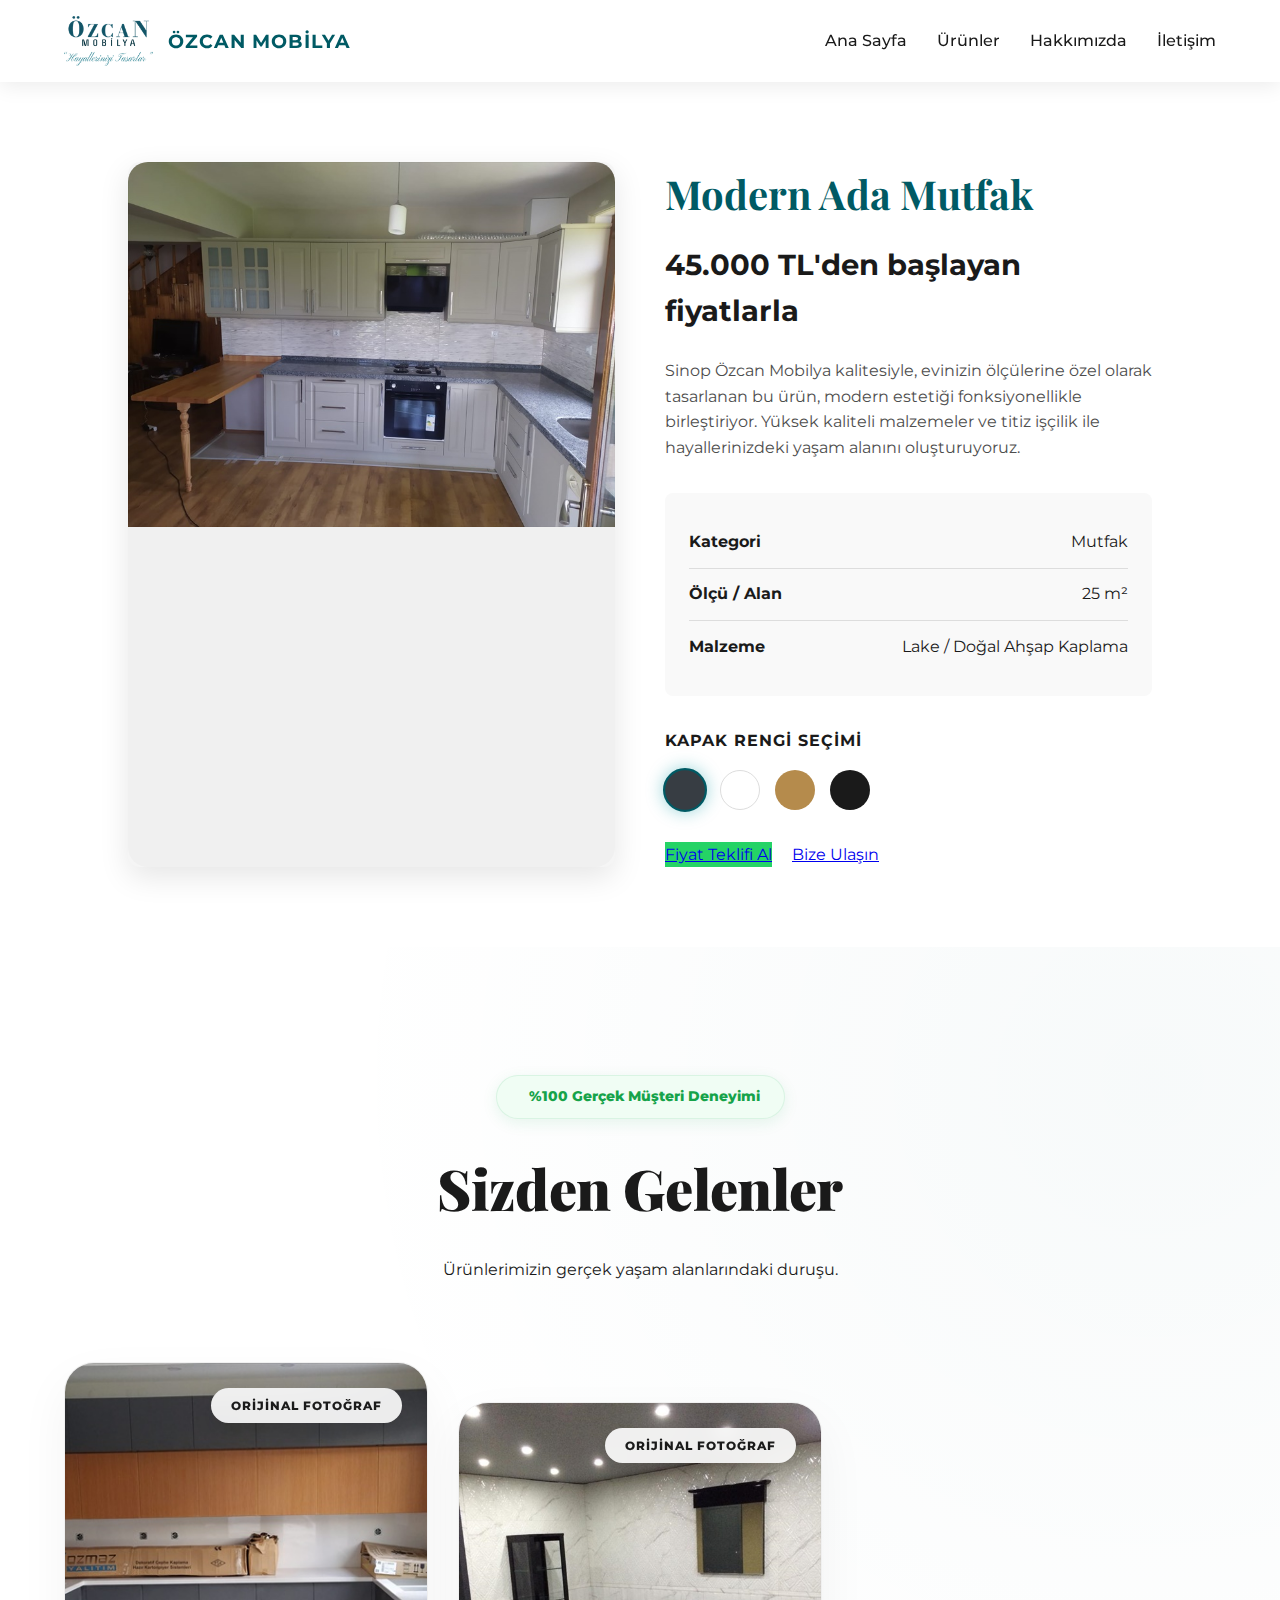
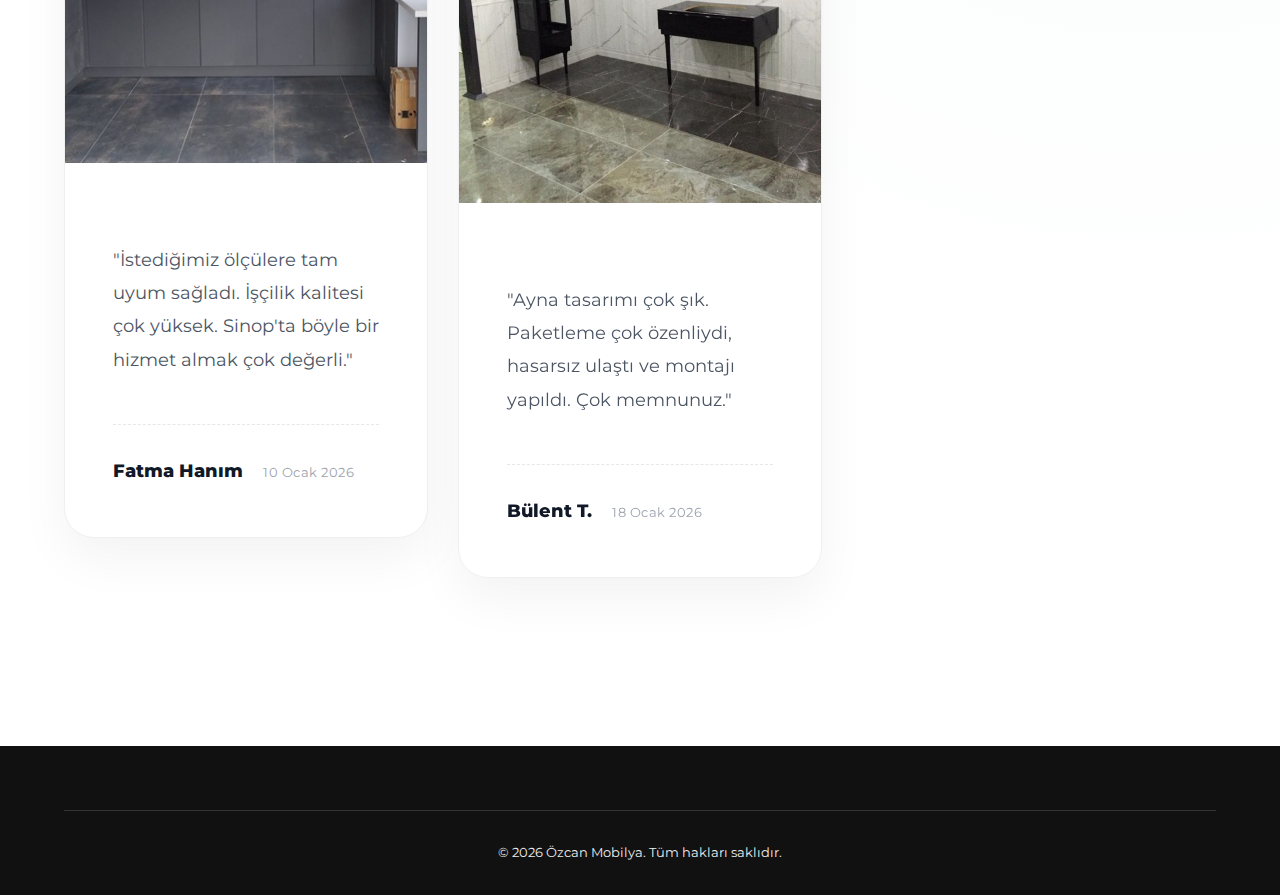
<file: product-detail.html>
<!DOCTYPE html>
<html lang="tr">

<head>
    <meta charset="UTF-8">
    <meta name="viewport" content="width=device-width, initial-scale=1.0">
    <title>Ürün Detayı | Sinop Özcan Mobilya</title>
    <link rel="stylesheet" href="style.css">
    <link
        href="https://fonts.googleapis.com/css2?family=Montserrat:wght@300;400;600;700&family=Playfair+Display:wght@700&display=swap"
        rel="stylesheet">
    <link rel="stylesheet" href="style.css">
    <link rel="stylesheet" href="customer-reviews.css">
    <style>
        .product-detail-container {
            padding: 5rem 10%;
            display: grid;
            grid-template-columns: 1fr 1fr;
            gap: 50px;
            background: #fff;
        }

        .detail-image {
            position: relative;
            border-radius: 12px;
            overflow: hidden;
            box-shadow: 0 10px 30px rgba(0, 0, 0, 0.1);
            background: #f5f5f5;
        }

        .image-wrapper {
            position: relative;
            width: 100%;
            height: 100%;
        }

        .detail-image img {
            width: 100%;
            height: auto;
            display: block;
            transition: var(--transition);
        }

        /* The Color Overlay Layer */
        .color-overlay {
            position: absolute;
            top: 0;
            left: 0;
            width: 100%;
            height: 100%;
            pointer-events: none;
            mix-blend-mode: multiply;
            /* Realistic shadows/highlights preservation */
            opacity: 0;
            transition: all 0.6s ease;
            z-index: 2;
        }

        /* Selective Mask - Confines color to the "Product Area" (Approximate) */
        .color-overlay.active {
            opacity: 0.6;
            mask-image: radial-gradient(circle, black 60%, transparent 95%);
            -webkit-mask-image: radial-gradient(circle, black 60%, transparent 95%);
        }

        .detail-info h1 {
            font-family: 'Playfair Display', serif;
            font-size: 2.5rem;
            margin-bottom: 1rem;
            color: var(--primary-teal);
        }

        .price-tag {
            font-size: 1.8rem;
            font-weight: 700;
            color: var(--secondary-black);
            margin-bottom: 1.5rem;
        }

        .specs {
            margin: 2rem 0;
            padding: 1.5rem;
            background: var(--light-bg);
            border-radius: 8px;
        }

        .spec-item {
            display: flex;
            justify-content: space-between;
            padding: 0.8rem 0;
            border-bottom: 1px solid #ddd;
        }

        .spec-item:last-child {
            border-bottom: none;
        }

        .description {
            margin-bottom: 2rem;
            color: var(--accent-grey);
        }

        .actions {
            display: flex;
            gap: 20px;
        }

        /* Color Swatches */
        .color-selector {
            margin: 2rem 0;
        }

        .color-selector h3 {
            font-size: 1rem;
            margin-bottom: 1rem;
            text-transform: uppercase;
            letter-spacing: 1px;
            color: var(--secondary-black);
        }

        .swatch-group {
            display: flex;
            gap: 15px;
        }

        .swatch.active {
            border-color: var(--primary-teal);
            box-shadow: 0 0 15px rgba(0, 150, 160, 0.4);
            transform: scale(1.1);
        }

        .image-wrapper {
            position: relative;
            overflow: hidden;
            border-radius: 20px;
            background: #f0f0f0;
        }

        #mainImage {
            width: 100%;
            height: auto;
            display: block;
            transition: opacity 0.4s ease, filter 0.8s ease;
        }

        .color-overlay {
            position: absolute;
            top: 0;
            left: 0;
            width: 100%;
            height: 100%;
            pointer-events: none;
            opacity: 0;
            transition: all 0.6s cubic-bezier(0.4, 0, 0.2, 1);
            z-index: 2;
        }

        .color-overlay.active {
            opacity: 1;
        }

        /* Loading State Hints */
        .image-loading::after {
            content: '';
            position: absolute;
            top: 50%;
            left: 50%;
            width: 40px;
            height: 40px;
            border: 3px solid rgba(0, 150, 160, 0.3);
            border-top-color: var(--primary-teal);
            border-radius: 50%;
            animation: spin 0.8s linear infinite;
            transform: translate(-50%, -50%);
        }

        @keyframes spin {
            to {
                transform: translate(-50%, -50%) rotate(360deg);
            }
        }

        .swatch.active::after {
            content: '\f00c';
            font-family: 'Font Awesome 6 Free';
            font-weight: 900;
            position: absolute;
            top: 50%;
            left: 50%;
            transform: translate(-50%, -50%);
            color: white;
            font-size: 0.8rem;
        }

        .swatch[data-color="anthracite"] {
            background: #373d43;
        }

        .swatch[data-color="white"] {
            background: #ffffff;
            border: 1px solid #ddd;
        }

        .swatch[data-color="white"].active::after {
            color: #333;
        }

        .swatch[data-color="oak"] {
            background: #b58b4c;
        }

        .swatch[data-color="black"] {
            background: #1a1a1a;
        }

        @media (max-width: 768px) {
            .product-detail-container {
                grid-template-columns: 1fr;
                padding: 2rem 5%;
            }
        }
    </style>
</head>

<body>
    <header>
        <nav class="navbar">
            <div class="logo-container">
                <a href="index.html" style="text-decoration: none; display: flex; align-items: center; gap: 15px;">
                    <img src="assets/images/ozcan-logo.png" alt="Özcan Mobilya Logo" class="logo">
                    <div class="brand-info">
                        <span class="brand-name">ÖZCAN MOBİLYA</span>
                    </div>
                </a>
            </div>
            <ul class="nav-links">
                <li><a href="index.html#home">Ana Sayfa</a></li>
                <li><a href="index.html#products">Ürünler</a></li>
                <li><a href="index.html#about">Hakkımızda</a></li>
                <li><a href="index.html#contact">İletişim</a></li>
            </ul>
        </nav>
    </header>

    <main class="product-detail-container">
        <div class="detail-image">
            <div class="image-wrapper">
                <img id="mainImage" src="assets/images/10.jpeg" alt="Ürün Görseli">
                <div id="colorOverlay" class="color-overlay"></div>
            </div>
        </div>
        <div class="detail-info">
            <h1 id="productTitle">Modern Ada Mutfak</h1>
            <div class="price-tag" id="productPrice">45.000 TL'den başlayan fiyatlarla</div>
            <div class="description">
                Sinop Özcan Mobilya kalitesiyle, evinizin ölçülerine özel olarak tasarlanan bu ürün, modern estetiği
                fonksiyonellikle birleştiriyor. Yüksek kaliteli malzemeler ve titiz işçilik ile hayallerinizdeki yaşam
                alanını oluşturuyoruz.
            </div>
            <div class="specs">
                <div class="spec-item">
                    <span><strong>Kategori</strong></span>
                    <span id="productCategory">Mutfak</span>
                </div>
                <div class="spec-item">
                    <span><strong>Ölçü / Alan</strong></span>
                    <span id="productM2">25 m²</span>
                </div>
                <div class="spec-item">
                    <span><strong>Malzeme</strong></span>
                    <span>Lake / Doğal Ahşap Kaplama</span>
                </div>
            </div>

            <div class="color-selector">
                <h3>Kapak Rengi Seçimi</h3>
                <div class="swatch-group">
                    <div class="swatch active" data-color="anthracite" title="Antrasit"></div>
                    <div class="swatch" data-color="white" title="Beyaz Parlak"></div>
                    <div class="swatch" data-color="oak" title="Doğal Meşe"></div>
                    <div class="swatch" data-color="black" title="Mat Siyah"></div>
                </div>
            </div>
            <div class="actions">
                <a href="https://wa.me/905054423809" class="btn-primary" style="background: #25D366;"><i
                        class="fab fa-whatsapp"></i> Fiyat Teklifi Al</a>
                <a href="index.html#contact" class="btn-primary">Bize Ulaşın</a>
            </div>
        </div>
    </main>

    <section class="customer-photos-section">
        <div class="customer-photos-title">
            <div class="verified-badge"><i class="fas fa-check-circle"></i> %100 Gerçek Müşteri Deneyimi</div>
            <h2>Sizden Gelenler</h2>
            <p>Ürünlerimizin gerçek yaşam alanlarındaki duruşu.</p>
        </div>

        <div class="customer-photos-grid">
            <div class="customer-photo-card">
                <div class="customer-photo-wrapper">
                    <img src="assets/images/13.jpeg" alt="Özel Tasarım Müşteri Fotoğrafı">
                    <div class="photo-label">Orijinal Fotoğraf</div>
                </div>
                <div class="customer-review-content">
                    <div class="review-stars">
                        <i class="fas fa-star"></i><i class="fas fa-star"></i><i class="fas fa-star"></i><i
                            class="fas fa-star"></i><i class="fas fa-star"></i>
                    </div>
                    <p class="review-text">"İstediğimiz ölçülere tam uyum sağladı. İşçilik kalitesi çok yüksek. Sinop'ta
                        böyle bir hizmet almak çok değerli."</p>
                    <div class="customer-info">
                        <span class="customer-name">Fatma Hanım</span>
                        <span class="review-date">10 Ocak 2026</span>
                    </div>
                </div>
            </div>

            <div class="customer-photo-card">
                <div class="customer-photo-wrapper">
                    <img src="assets/images/d5.jpeg" alt="Modern Ayna Müşteri Fotoğrafı">
                    <div class="photo-label">Orijinal Fotoğraf</div>
                </div>
                <div class="customer-review-content">
                    <div class="review-stars">
                        <i class="fas fa-star"></i><i class="fas fa-star"></i><i class="fas fa-star"></i><i
                            class="fas fa-star"></i><i class="fas fa-star"></i>
                    </div>
                    <p class="review-text">"Ayna tasarımı çok şık. Paketleme çok özenliydi, hasarsız ulaştı ve montajı
                        yapıldı. Çok memnunuz."</p>
                    <div class="customer-info">
                        <span class="customer-name">Bülent T.</span>
                        <span class="review-date">18 Ocak 2026</span>
                    </div>
                </div>
            </div>
        </div>
    </section>

    <footer style="margin-top: 5rem;">
        <div class="footer-bottom">
            <p>&copy; 2026 Özcan Mobilya. Tüm hakları saklıdır.</p>
        </div>
    </footer>

    <script>
        // Ürün Verileri
        const urlParams = new URLSearchParams(window.location.search);
        const productId = urlParams.get('id');

        const products = {
            // PRO COLLECTION
            'pro-siena': { title: 'Siena Klasik Mutfak', price: '95.000 TL', category: 'Mutfak', m2: '32 m²', img: 'assets/images/premium-kitchen.png' },
            'pro-ada': {
                title: 'Ada Luxury Mutfak',
                price: '125.000 TL',
                category: 'Mutfak',
                m2: '40 m²',
                img: 'assets/images/premium-kitchen-2.png',
                variants: {
                    'anthracite': 'assets/images/premium-kitchen-2.png',
                    'white': 'assets/images/kitchen-white-classic.jpg',
                    'oak': 'assets/images/kitchen-island-luxury.jpg',
                    'black': 'assets/images/pro-mutfak-11.png'
                }
            },
            'pro-venedik': { title: 'Venedik Gardırop', price: '52.000 TL', category: 'Yatak Odası', m2: 'Glass Edition', img: 'assets/images/premium-bedroom.png' },
            'pro-mermer': { title: 'Mermer Hilton Banyo', price: '34.000 TL', category: 'Banyo', m2: 'Twin Set', img: 'assets/images/premium-bathroom.png' },
            'pro-smart': { title: 'Smart Vestiyer', price: '22.000 TL', category: 'Antre & Portmanto', m2: 'Entegre Puf', img: 'assets/images/premium-vestiyer.png' },
            'pro-nero': {
                title: 'Nero TV Ünitesi',
                price: '38.000 TL',
                category: 'TV Ünitesi',
                m2: 'Modern Stil',
                img: 'assets/images/premium-living.png',
                variants: {
                    'anthracite': 'assets/images/premium-living.png',
                    'black': 'assets/images/cabinet-black.jpg'
                }
            },
            'pro-lake': { title: 'Zarif Lake Dresuar', price: '14.500 TL', category: 'Projeler', m2: 'Modern Stil', img: 'assets/images/premium-dresuar.png' },

            // CATALOG ITEMS
            'pro-a1': { title: 'Pro Model A1', price: '48.000 TL', category: 'Mutfak', m2: 'Standard', img: 'assets/images/pro-mutfak-6.png' },
            'pro-b2': { title: 'Pro Model B2', price: '52.000 TL', category: 'Mutfak', m2: 'Standard', img: 'assets/images/pro-mutfak-7.png' },
            'pro-c3': { title: 'Pro Model C3', price: '56.000 TL', category: 'Mutfak', m2: 'Standard', img: 'assets/images/pro-mutfak-11.png' },
            'pro-d4': { title: 'Pro Model D4', price: '44.000 TL', category: 'Mutfak', m2: 'Standard', img: 'assets/images/pro-mutfak-3.png' },
            'klasik-beyaz': { title: 'Klasik Beyaz', price: '38.000 TL', category: 'Mutfak', m2: 'Standard', img: 'assets/images/mockups/navy_blue_kitchen.png' },
            'ahsap-kaplama': { title: 'Ahşap Kaplama', price: '42.000 TL', category: 'Mutfak', m2: 'Standard', img: 'assets/images/mockups/l_shape_kitchen.png' },
            'gri-soft': { title: 'Gri Soft Mutfak', price: '40.000 TL', category: 'Mutfak', m2: 'Standard', img: 'assets/images/mockups/grey_soft_kitchen.png' },
            'l-tip': { title: 'L-Tip Tasarım', price: '45.000 TL', category: 'Mutfak', m2: 'Standard', img: 'assets/images/4.jpeg' },
            'minimal-seri': { title: 'Minimalist Seri', price: '36.000 TL', category: 'Mutfak', m2: 'Standard', img: 'assets/images/mockups/minimalist_kitchen.png' },
            'elegance-seri': { title: 'ELEGANCE Seri', price: '58.000 TL', category: 'Mutfak', m2: 'Standard', img: 'assets/images/mockups/elegance_kitchen.png' },
            'vivid-mutfak': { title: 'VIVID Mutfak', price: '43.000 TL', category: 'Mutfak', m2: 'Standard', img: 'assets/images/9.jpeg' },

            // YATAK ODASI
            'ceviz-gardirop': { title: 'Ceviz Gardırop', price: '28.000 TL', category: 'Yatak Odası', m2: 'Standard', img: 'assets/images/y2.jpeg' },
            'aynallı-modern': { title: 'Aynalı Modern', price: '32.000 TL', category: 'Yatak Odası', m2: 'Standard', img: 'assets/images/y3.jpeg' },
            'beyaz-surgulu': { title: 'Beyaz Sürgülü', price: '24.000 TL', category: 'Yatak Odası', m2: 'Standard', img: 'assets/images/y4.jpeg' },
            '6-kapakli': { title: '6 Kapaklı Klasik', price: '26.500 TL', category: 'Yatak Odası', m2: 'Standard', img: 'assets/images/y5.jpeg' },
            'naturel-seri': { title: 'Naturel Seri', price: '21.000 TL', category: 'Yatak Odası', m2: 'Standard', img: 'assets/images/y6.jpeg' },
            'elite-gardirop': { title: 'Elite Gardırop', price: '39.000 TL', category: 'Yatak Odası', m2: 'Standard', img: 'assets/images/y7.jpeg' },

            // ANTRE
            'antre-moderno': { title: 'Antre Moderno', price: '24.500 TL', category: 'Antre & Portmanto', m2: 'Geniş Hacim', img: 'assets/images/p2.jpeg' },
            'lake-platinum': { title: 'Lake Platinum Portmanto', price: '28.000 TL', category: 'Antre & Portmanto', m2: 'Özel Lake', img: 'assets/images/p3.jpeg' },
            'minimal-panel': { title: 'Minimal Panel Plus', price: '18.500 TL', category: 'Antre & Portmanto', m2: 'Antrasit Detay', img: 'assets/images/p4.jpeg' },

            // TV
            'retro-wall': { title: 'Retro Wall Elite', price: '22.000 TL', category: 'TV Ünitesi', m2: 'Masif Meşe', img: 'assets/images/t1.jpeg' },
            'modern-infinity': { title: 'Modern Infinity Wall', price: '35.500 TL', category: 'TV Ünitesi', m2: 'LED Aydınlatmalı', img: 'assets/images/t2.jpeg' },
            'minimalist-zen': { title: 'Minimalist Zen TV', price: '14.900 TL', category: 'TV Ünitesi', m2: 'Soft Touch', img: 'assets/images/t3.jpeg' },

            // PROJELER
            'comfort-living': { title: 'Comfort Living Concept', price: '115.000 TL', category: 'Projeler', m2: 'Full Set', img: 'assets/images/d1.jpeg' },
            'elegant-hall': { title: 'Elegant Hall Design', price: '42.000 TL', category: 'Projeler', m2: 'Premium Giriş', img: 'assets/images/d2.jpeg' },
            'executive-office': { title: 'Executive Home Office', price: '38.000 TL', category: 'Projeler', m2: 'Smart Desk', img: 'assets/images/d3.jpeg' },
            'luxury-living': { title: 'Luxury Living Suite', price: '145.000 TL', category: 'Projeler', m2: 'Designer Choice', img: 'assets/images/d4.jpeg' },
            'modern-suite': { title: 'Modern Suite Concept', price: '120.000 TL', category: 'Projeler', m2: 'Luxe Edition', img: 'assets/images/d5.jpeg' },
            'compact-smart': { title: 'Compact Smart Room', price: '45.000 TL', category: 'Projeler', m2: 'Space Saver', img: 'assets/images/d6.jpeg' },
            'studio-unit': { title: 'Studio Unit Premium', price: '38.000 TL', category: 'Projeler', m2: 'Minimalist', img: 'assets/images/d7.jpeg' },

            // OTHERS
            'grey-royal': { title: 'Grey Elegant Royal', price: '94.000 TL', category: 'Mutfak', m2: '45 m²', img: 'assets/images/kitchen-grey-elegant.jpg' },
            'white-pearl': { title: 'Pure White Pearl', price: '79.000 TL', category: 'Mutfak', m2: '35 m²', img: 'assets/images/kitchen-white-classic.jpg' },
            'executive-desk': { title: 'Executive Black Desk', price: '19.400 TL', category: 'Çalışma Masası', m2: 'Premium Wood', img: 'assets/images/desk-black.jpg' }
        };

        const reviewsByCategory = {
            'Mutfak': [
                {
                    img: 'assets/images/4.jpeg',
                    name: 'Zeynep Çelik',
                    date: '18 Ocak 2026',
                    text: '"Yeni mutfağım tam bir rüya! Her detay düşünülmüş. Estetik ve fonksiyonellik bir arada. Çok mutluyum."'
                },
                {
                    img: 'assets/images/6.jpeg',
                    name: 'Burak Kozan',
                    date: '14 Ocak 2026',
                    text: '"Lake mutfak kapaklarımızın kalitesi mükemmel. Sinop\'ta bu kalitede iş yapan tek firma Özcan Mobilya."'
                }
            ],
            'Yatak Odası': [
                {
                    img: 'assets/images/y9.jpeg',
                    name: 'Ayşe Yılmaz',
                    date: '22 Ocak 2026',
                    text: '"Yatak odam için yaptırdığım sürgülü dolap şahane oldu. İşçilik kalitesi tek kelimeyle kusursuz. Çok teşekkürler."'
                },
                {
                    img: 'assets/images/y10.jpeg',
                    name: 'Mehmet Kaya',
                    date: '15 Ocak 2026',
                    text: '"Kaliteli işçilik ve zamanında teslimat. Özcan Mobilya\'ya güvenimiz tam. Her aşamada çok yardımcı oldular."'
                }
            ],
            'Banyo': [
                {
                    img: 'assets/images/5.jpeg',
                    name: 'Hülya Aydın',
                    date: '12 Ocak 2026',
                    text: '"Banyomuz artık çok daha ferah ve modern. Hilton lavabo tasarımı tam istediğimiz gibi oldu."'
                },
                {
                    img: 'assets/images/vanity-marble.jpg',
                    name: 'Ahmet Bey',
                    date: '5 Ocak 2026',
                    text: '"Mermer detaylar ve lake uyumu harika. Kesinlikle tavsiye ediyorum."'
                }
            ],
            'Antre & Portmanto': [
                {
                    img: 'assets/images/p1.jpeg',
                    name: 'Fatma Demir',
                    date: '20 Ocak 2026',
                    text: '"Antre alanımız artık çok daha düzenli ve şık. Beklentilerimizin çok üzerinde bir iş çıktı."'
                },
                {
                    img: 'assets/images/p4.jpeg',
                    name: 'Ali Öztürk',
                    date: '10 Ocak 2026',
                    text: '"Özel ölçü vestiyer tam istediğimiz gibi oldu. Hem şık hem de pratik çözümleri çok beğendik."'
                }
            ],
            'TV Ünitesi': [
                {
                    img: 'assets/images/t1.jpeg',
                    name: 'Murat Can',
                    date: '25 Ocak 2026',
                    text: '"Salonumuzun havası değişti. Masif meşe detaylar eve çok doğal bir sıcaklık kattı."'
                },
                {
                    img: 'assets/images/t2.jpeg',
                    name: 'Sibel Hanım',
                    date: '19 Ocak 2026',
                    text: '"LED aydınlatmalı ünite harika görünüyor. Misafirlerimizden tam not aldık."'
                }
            ],
            'Projeler': [
                {
                    img: 'assets/images/d1.jpeg',
                    name: 'Canan Sert',
                    date: '21 Ocak 2026',
                    text: '"Bütün evi Özcan Mobilya\'ya teslim ettik. Sonuçtan son derece memnunuz, profesyonel bir süreçti."'
                },
                {
                    img: 'assets/images/d4.jpeg',
                    name: 'Kemal Gözcü',
                    date: '16 Ocak 2026',
                    text: '"Özel tasarım mobilyalarımız tam istediğimiz gibi, her detay titizlikle işlenmiş."'
                }
            ],
            'default': [
                {
                    img: 'assets/images/13.jpeg',
                    name: 'Müşteri Memnuniyeti',
                    date: '10 Ocak 2026',
                    text: '"İstediğimiz ölçülere tam uyum sağladı. İşçilik kalitesi çok yüksek."'
                },
                {
                    img: 'assets/images/15.jpeg',
                    name: 'Orijinal Tasarım',
                    date: '18 Ocak 2026',
                    text: '"Tasarımlar çok şık ve kaliteli. Sinop\'un en iyisi."'
                }
            ]
        };

        // Render Product Info
        if (productId && products[productId]) {
            const p = products[productId];
            document.getElementById('productTitle').innerText = p.title;
            document.getElementById('productPrice').innerText = p.price + "'den başlayan fiyatlarla";
            document.getElementById('productCategory').innerText = p.category;
            document.getElementById('productM2').innerText = p.m2;
            document.getElementById('mainImage').src = p.img;
            document.title = p.title + " | Sinop Özcan Mobilya";

            // Dynamic Reviews Logic
            const category = p.category;
            const categoryReviews = reviewsByCategory[category] || reviewsByCategory['default'];
            const reviewsGrid = document.querySelector('.customer-photos-grid');

            if (reviewsGrid) {
                reviewsGrid.innerHTML = ''; // Clear existing static reviews
                categoryReviews.forEach(review => {
                    const card = `
                        <div class="customer-photo-card">
                            <div class="customer-photo-wrapper">
                                <img src="${review.img}" alt="Müşteri Fotoğrafı">
                                <div class="photo-label">Müşteri Evi</div>
                            </div>
                            <div class="customer-review-content">
                                <div class="review-stars">
                                    <i class="fas fa-star"></i><i class="fas fa-star"></i><i class="fas fa-star"></i><i class="fas fa-star"></i><i class="fas fa-star"></i>
                                </div>
                                <p class="review-text">${review.text}</p>
                                <div class="customer-info">
                                    <span class="customer-name">${review.name}</span>
                                    <span class="review-date">${review.date}</span>
                                </div>
                            </div>
                        </div>
                    `;
                    reviewsGrid.innerHTML += card;
                });
            }
        }

        // Realistic Color Switching Logic
        const swatches = document.querySelectorAll('.swatch');
        const overlay = document.getElementById('colorOverlay');
        const mainImg = document.getElementById('mainImage');
        const currentP = products[productId] || {};

        swatches.forEach(swatch => {
            swatch.addEventListener('click', () => {
                swatches.forEach(s => s.classList.remove('active'));
                swatch.classList.add('active');

                const colorCode = swatch.getAttribute('data-color');

                if (currentP.variants && currentP.variants[colorCode]) {
                    const wrapper = document.querySelector('.image-wrapper');
                    wrapper.classList.add('image-loading');

                    mainImg.style.opacity = '0';
                    setTimeout(() => {
                        mainImg.src = currentP.variants[colorCode];
                        mainImg.onload = () => {
                            mainImg.style.opacity = '1';
                            wrapper.classList.remove('image-loading');
                        };
                    }, 400);

                    overlay.classList.remove('active');
                } else {
                    overlay.classList.add('active');
                    if (colorCode === 'white') {
                        overlay.style.backgroundColor = 'rgba(255, 255, 255, 0.45)';
                        overlay.style.mixBlendMode = 'overlay';
                    } else if (colorCode === 'oak') {
                        overlay.style.backgroundColor = 'rgba(181, 139, 76, 0.45)';
                        overlay.style.mixBlendMode = 'hard-light';
                    } else if (colorCode === 'black') {
                        overlay.style.backgroundColor = 'rgba(0, 0, 0, 0.65)';
                        overlay.style.mixBlendMode = 'multiply';
                    } else {
                        overlay.classList.remove('active');
                    }
                }
            });
        });
    </script>
</body>

</html>
</file>
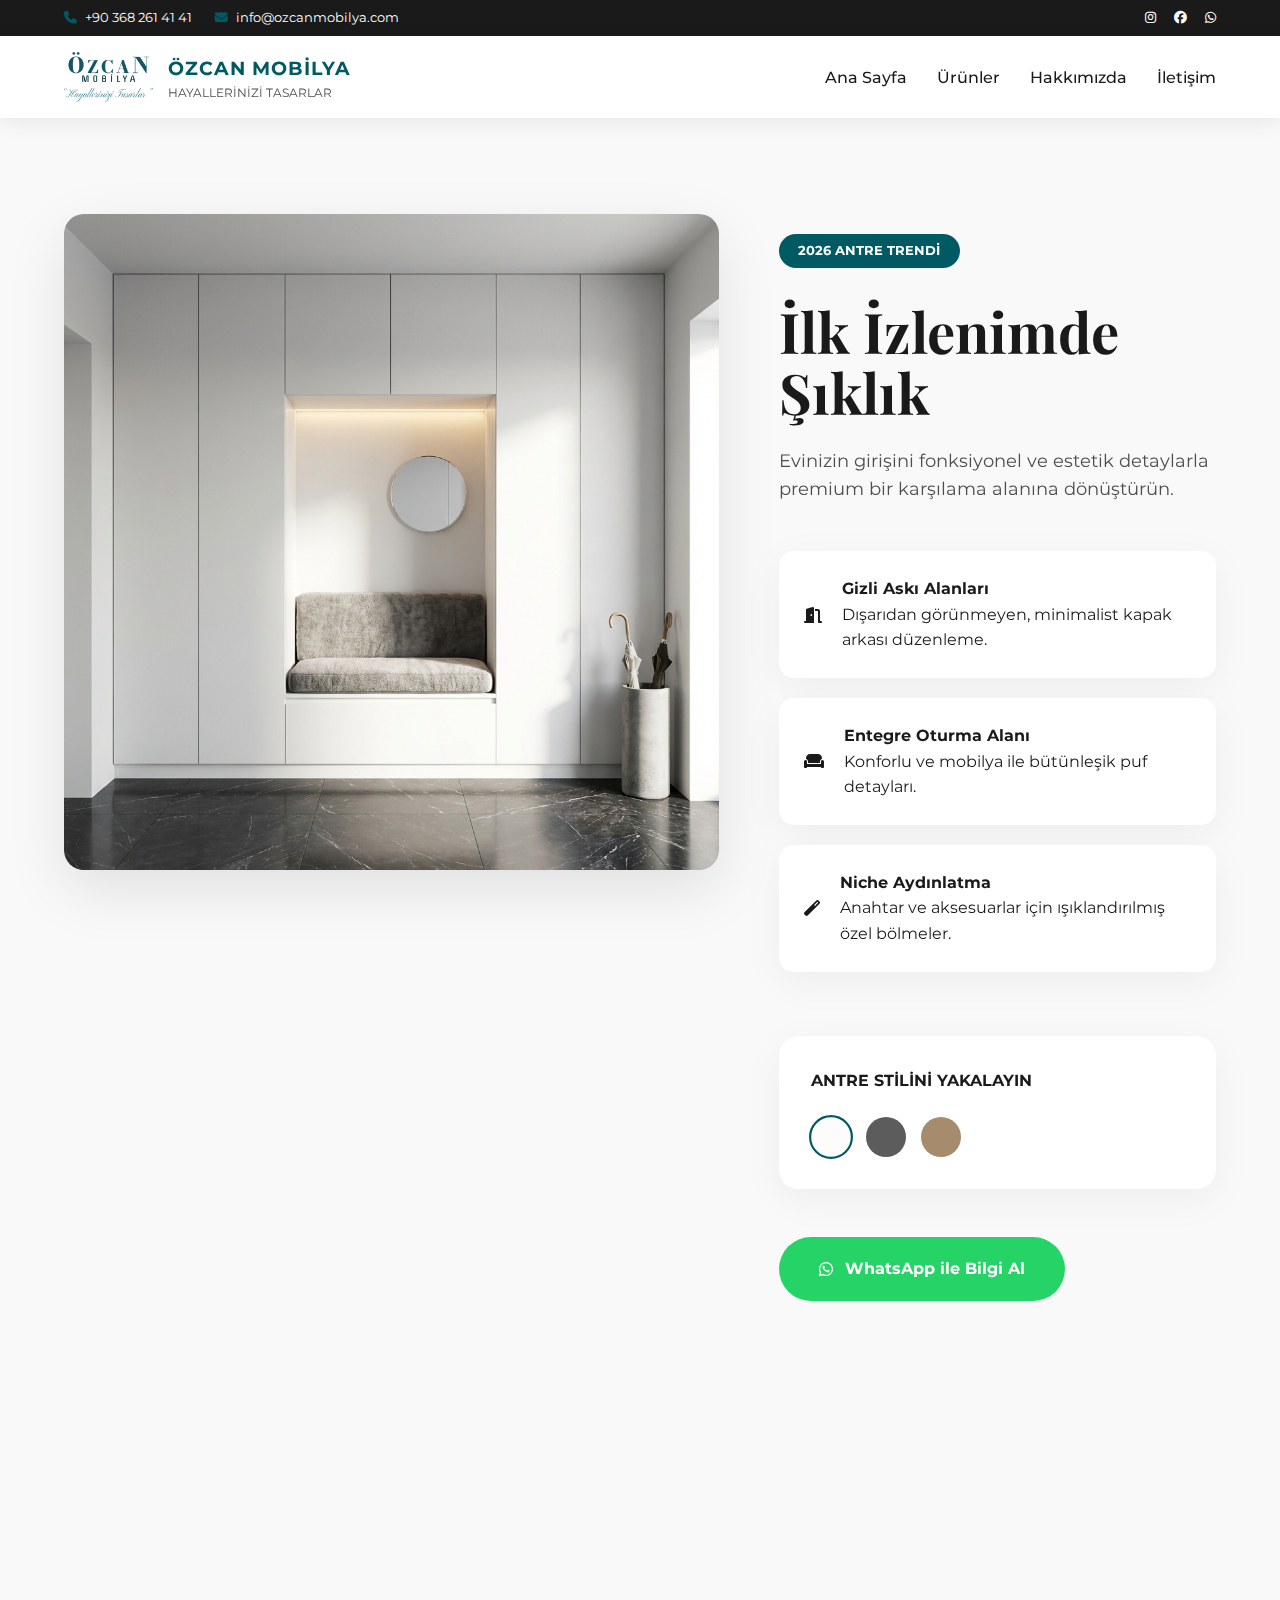
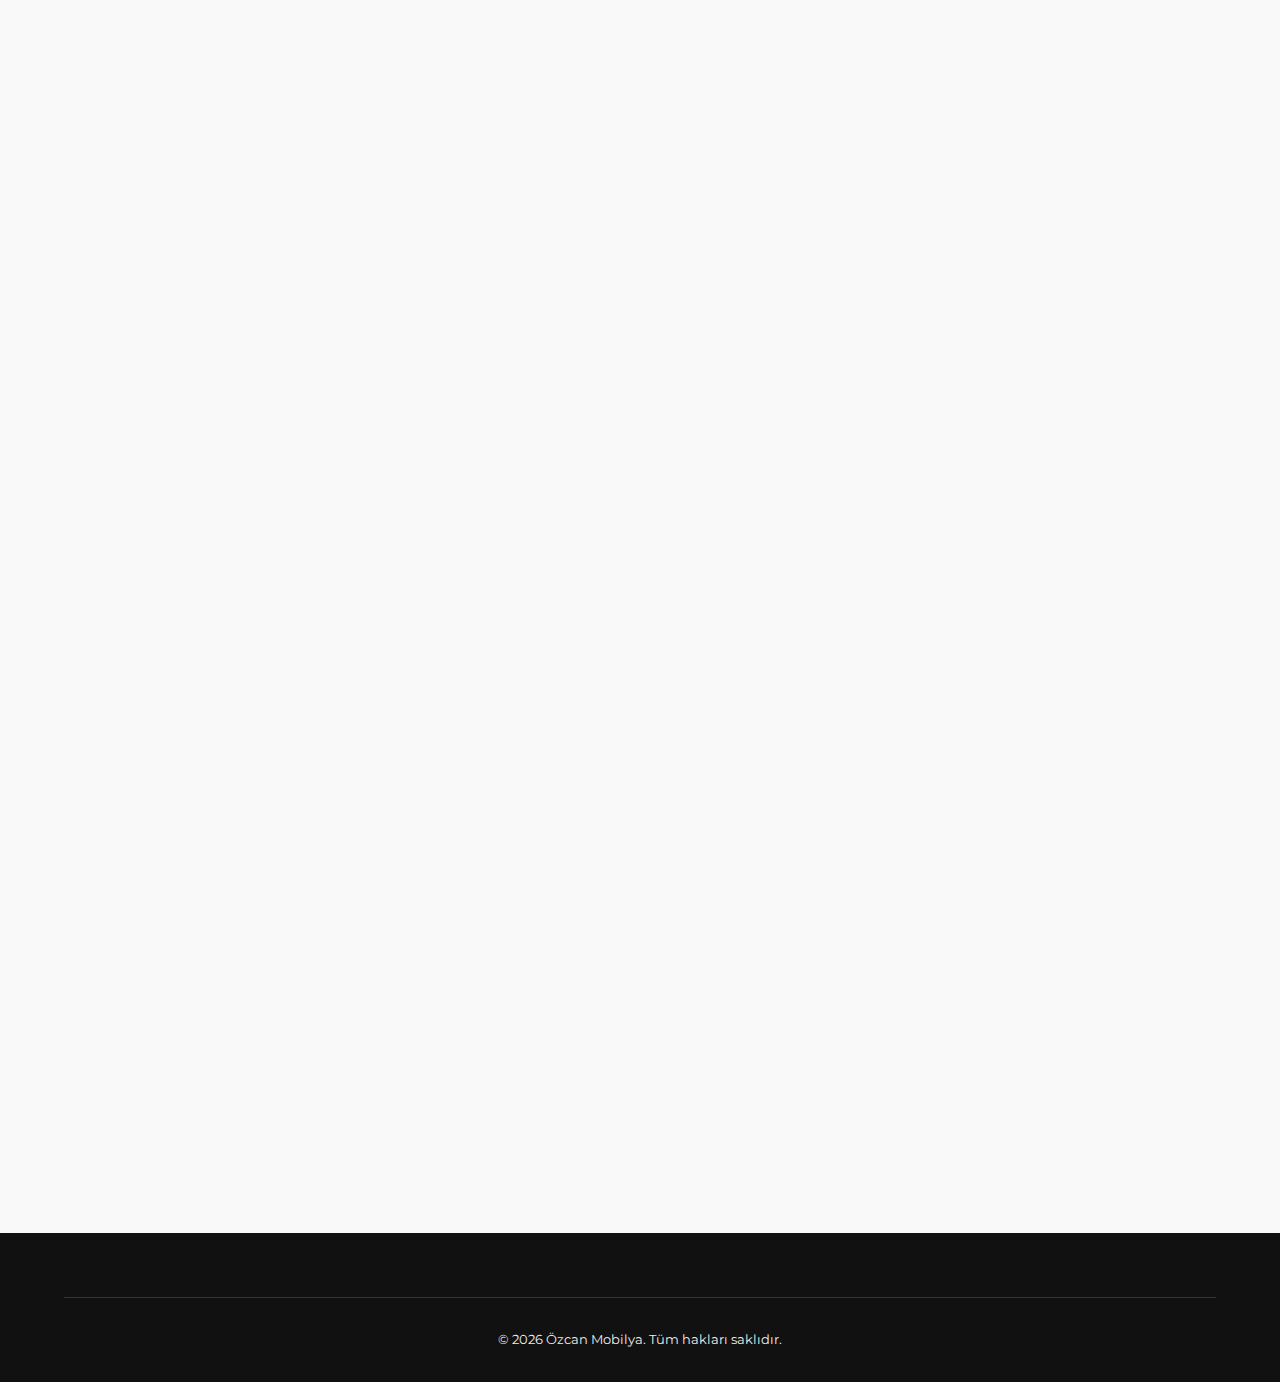
<file: vestiyer.html>
<!DOCTYPE html>
<html lang="tr">

<head>
    <meta charset="UTF-8">
    <meta name="viewport" content="width=device-width, initial-scale=1.0">
    <title>Vestiyer Tasarımları 2026 | Özcan Mobilya</title>
    <link rel="stylesheet" href="style.css">
    <link rel="stylesheet" href="customer-reviews.css">
    <link
        href="https://fonts.googleapis.com/css2?family=Montserrat:wght@300;400;600;700&family=Playfair+Display:wght@700&display=swap"
        rel="stylesheet">
    <link rel="stylesheet" href="https://cdnjs.cloudflare.com/ajax/libs/font-awesome/6.4.0/css/all.min.css">
</head>

<body>
    <div class="top-bar">
        <div class="top-bar-content">
            <div class="top-contact">
                <span><i class="fas fa-phone"></i> +90 368 261 41 41</span>
                <span><i class="fas fa-envelope"></i> info@ozcanmobilya.com</span>
            </div>
            <div class="top-social">
                <a href="#"><i class="fab fa-instagram"></i></a>
                <a href="#"><i class="fab fa-facebook"></i></a>
                <a href="#"><i class="fab fa-whatsapp"></i></a>
            </div>
        </div>
    </div>
    <header>
        <nav class="navbar">
            <div class="logo-container">
                <a href="index.html" style="text-decoration: none; display: flex; align-items: center; gap: 15px;">
                    <img src="assets/images/ozcan-logo.png" alt="Özcan Mobilya Logo" class="logo">
                    <div class="brand-info">
                        <span class="brand-name">ÖZCAN MOBİLYA</span>
                        <span class="slogan">Hayallerinizi Tasarlar</span>
                    </div>
                </a>
            </div>
            <ul class="nav-links">
                <li><a href="index.html">Ana Sayfa</a></li>
                <li><a href="index.html#products">Ürünler</a></li>
                <li><a href="index.html#about">Hakkımızda</a></li>
                <li><a href="index.html#contact">İletişim</a></li>
            </ul>
        </nav>
    </header>

    <main class="category-hero">
        <div class="container l-layout">
            <div class="l-image-container reveal-up">
                <img src="assets/images/premium-vestiyer.png" alt="2026 Vestiyer Trendi" id="mainProductImg">
            </div>
            <div class="l-details reveal-up">
                <span class="trend-badge">2026 Antre Trendi</span>
                <h1>İlk İzlenimde Şıklık</h1>
                <p class="description">Evinizin girişini fonksiyonel ve estetik detaylarla premium bir karşılama alanına
                    dönüştürün.</p>

                <div class="material-cards-grid">
                    <div class="material-card">
                        <i class="fas fa-door-open"></i>
                        <div class="material-info">
                            <h4>Gizli Askı Alanları</h4>
                            <p>Dışarıdan görünmeyen, minimalist kapak arkası düzenleme.</p>
                        </div>
                    </div>
                    <div class="material-card">
                        <i class="fas fa-couch"></i>
                        <div class="material-info">
                            <h4>Entegre Oturma Alanı</h4>
                            <p>Konforlu ve mobilya ile bütünleşik puf detayları.</p>
                        </div>
                    </div>
                    <div class="material-card">
                        <i class="fas fa-magic"></i>
                        <div class="material-info">
                            <h4>Niche Aydınlatma</h4>
                            <p>Anahtar ve aksesuarlar için ışıklandırılmış özel bölmeler.</p>
                        </div>
                    </div>
                </div>

                <div class="configurator">
                    <h4>Antre Stilini Yakalayın</h4>
                    <div class="swatches">
                        <div class="swatch active" style="background: #fdfcfb;" data-color="white"
                            data-name="Kırık Beyaz"></div>
                        <div class="swatch" style="background: #5d5c5c;" data-color="anthracite" data-name="Antrasit">
                        </div>
                        <div class="swatch" style="background: #a68b6d;" data-color="oak" data-name="Ceviz"></div>
                    </div>
                </div>

                <a href="https://wa.me/903682614141?text=Vestiyer%20sayfasındaki%20modern%20tasarımınız%20hakkında%20bilgi%20almak%20istiyorum."
                    class="whatsapp-cta">
                    <i class="fab fa-whatsapp"></i> WhatsApp ile Bilgi Al
                </a>
            </div>
        </div>
        <section class="customer-photos-section reveal-up">
            <div class="customer-photos-title">
                <div class="verified-badge"><i class="fas fa-check-circle"></i> %100 Gerçek Müşteri Deneyimi</div>
                <h2>Sizden Gelenler</h2>
                <p>Evin girişinde yarattığımız o ilk şık izlenimin müşteri kareleri.</p>
            </div>

            <div class="customer-photos-grid">
                <!-- Review 1 -->
                <div class="customer-photo-card">
                    <div class="customer-photo-wrapper">
                        <img src="assets/images/p1.jpeg" alt="Müşteri Vestiyer Fotoğrafı">
                        <div class="photo-label">Sinop / Gelincik</div>
                    </div>
                    <div class="customer-review-content">
                        <div class="review-stars">
                            <i class="fas fa-star"></i><i class="fas fa-star"></i><i class="fas fa-star"></i><i
                                class="fas fa-star"></i><i class="fas fa-star"></i>
                        </div>
                        <p class="review-text">"Antre alanımız artık çok daha düzenli ve şık. Beklentilerimizin çok
                            üzerinde bir iş çıktı."</p>
                        <div class="customer-info">
                            <div class="customer-avatar">FD</div>
                            <div class="customer-meta">
                                <span class="customer-name">Fatma Demir</span>
                                <span class="review-date">20 Ocak 2026</span>
                            </div>
                        </div>
                    </div>
                </div>

                <!-- Review 2 -->
                <div class="customer-photo-card">
                    <div class="customer-photo-wrapper">
                        <img src="assets/images/p2.jpeg" alt="Müşteri Vestiyer Fotoğrafı">
                        <div class="photo-label">Sinop / Korucuk</div>
                    </div>
                    <div class="customer-review-content">
                        <div class="review-stars">
                            <i class="fas fa-star"></i><i class="fas fa-star"></i><i class="fas fa-star"></i><i
                                class="fas fa-star"></i><i class="fas fa-star"></i>
                        </div>
                        <p class="review-text">"Özel tasarım vestiyerimiz odanın havasını tamamen değiştirdi. Kaliteli
                            malzeme ve mükemmel montaj."</p>
                        <div class="customer-info">
                            <div class="customer-avatar">EH</div>
                            <div class="customer-meta">
                                <span class="customer-name">Elif Hanım</span>
                                <span class="review-date">17 Ocak 2026</span>
                            </div>
                        </div>
                    </div>
                </div>

                <!-- Review 3 -->
                <div class="customer-photo-card">
                    <div class="customer-photo-wrapper">
                        <img src="assets/images/p4.jpeg" alt="Müşteri Vestiyer Fotoğrafı">
                        <div class="photo-label">Sinop / Orduköy</div>
                    </div>
                    <div class="customer-review-content">
                        <div class="review-stars">
                            <i class="fas fa-star"></i><i class="fas fa-star"></i><i class="fas fa-star"></i><i
                                class="fas fa-star"></i><i class="fas fa-star"></i>
                        </div>
                        <p class="review-text">"Özel ölçü vestiyer tam istediğimiz gibi oldu. Hem şık hem de pratik
                            çözümleri çok beğendik."</p>
                        <div class="customer-info">
                            <div class="customer-avatar">AÖ</div>
                            <div class="customer-meta">
                                <span class="customer-name">Ali Öztürk</span>
                                <span class="review-date">10 Ocak 2026</span>
                            </div>
                        </div>
                    </div>
                </div>
            </div>
        </section>
    </main>

    <footer style="margin-top: 0;">
        <div class="footer-bottom">
            <p>&copy; 2026 Özcan Mobilya. Tüm hakları saklıdır.</p>
        </div>
    </footer>

    <script src="script.js"></script>
</body>

</html>
</file>
<file: style.css>
﻿:root {
    --primary-teal: #005A64;
    --secondary-black: #1A1A1A;
    --accent-grey: #4D4D4D;
    --light-bg: #F9F9F9;
    --white: #FFFFFF;
    --transition: all 0.4s cubic-bezier(0.165, 0.84, 0.44, 1);
    --shadow-soft: 0 10px 40px rgba(0, 0, 0, 0.05);
    --shadow-bold: 0 20px 60px rgba(0, 0, 0, 0.1);
}

* {
    margin: 0;
    padding: 0;
    box-sizing: border-box;
    scroll-behavior: smooth;
}

body {
    font-family: 'Montserrat', sans-serif;
    color: var(--secondary-black);
    line-height: 1.6;
    background-color: var(--white);
    overflow-x: hidden;
}

/* Top Bar */
.top-bar {
    background: var(--secondary-black);
    color: var(--white);
    padding: 0.5rem 5%;
    font-size: 0.8rem;
}

.top-bar-content {
    display: flex;
    justify-content: space-between;
    align-items: center;
}

.top-contact span {
    margin-right: 20px;
}

.top-contact i {
    color: var(--primary-teal);
    margin-right: 5px;
}

.top-social a {
    color: var(--white);
    margin-left: 15px;
    transition: var(--transition);
}

.top-social a:hover {
    color: var(--primary-teal);
}

/* Navbar */
header {
    background: var(--white);
    padding: 1rem 5%;
    position: sticky;
    top: 0;
    z-index: 1000;
    box-shadow: 0 4px 20px rgba(0, 0, 0, 0.08);
}

.navbar {
    display: flex;
    justify-content: space-between;
    align-items: center;
}

.logo-container {
    display: flex;
    align-items: center;
    gap: 15px;
}

.logo {
    height: 50px;
}

.brand-info {
    display: flex;
    flex-direction: column;
}

.brand-name {
    font-weight: 700;
    font-size: 1.2rem;
    color: var(--primary-teal);
    letter-spacing: 1px;
}

.slogan {
    font-size: 0.75rem;
    color: var(--accent-grey);
    text-transform: uppercase;
}

.nav-links {
    display: flex;
    list-style: none;
    gap: 30px;
}

.nav-links a {
    text-decoration: none;
    color: var(--secondary-black);
    font-weight: 500;
    transition: var(--transition);
}

.nav-links a:hover {
    color: var(--primary-teal);
}

.nav-icons {
    display: flex;
    gap: 20px;
    font-size: 1.2rem;
    color: var(--accent-grey);
    cursor: pointer;
}

.nav-icons i:hover {
    color: var(--primary-teal);
}

.menu-toggle {
    display: none;
}

/* Mega Menu Styles */
.has-mega-menu {
    position: static;
    /* Required for full-width mega menu */
}

.has-mega-menu>a i {
    font-size: 0.8rem;
    margin-left: 5px;
    transition: transform 0.3s ease;
}

.has-mega-menu:hover>a i {
    transform: rotate(180deg);
}

.mega-menu {
    position: absolute;
    top: 100%;
    left: 0;
    width: 100%;
    background: var(--white);
    box-shadow: 0 15px 40px rgba(0, 0, 0, 0.1);
    opacity: 0;
    visibility: hidden;
    transform: translateY(20px);
    transition: all 0.5s cubic-bezier(0.165, 0.84, 0.44, 1);
    z-index: 999;
    padding: 3.5rem 10%;
    border-top: 1px solid #f0f0f0;
}

.has-mega-menu:hover .mega-menu {
    opacity: 1;
    visibility: visible;
    transform: translateY(0);
}

.mega-menu-content {
    display: grid;
    grid-template-columns: repeat(3, 1fr) 1.5fr;
    gap: 50px;
}

.mega-column h3 {
    font-size: 1.1rem;
    font-weight: 700;
    margin-bottom: 2rem;
    color: var(--secondary-black);
    text-transform: uppercase;
    letter-spacing: 1.5px;
    position: relative;
    padding-bottom: 10px;
}

.mega-column h3::after {
    content: '';
    position: absolute;
    bottom: 0;
    left: 0;
    width: 40px;
    height: 3px;
    background: var(--primary-teal);
}

.mega-column ul {
    list-style: none;
}

.mega-column ul li {
    margin-bottom: 1rem;
}

.mega-column ul li a {
    text-decoration: none;
    color: var(--accent-grey);
    font-size: 1rem;
    transition: var(--transition);
    display: flex;
    align-items: center;
    gap: 10px;
}

.mega-column ul li a i {
    font-size: 0.9rem;
    color: var(--primary-teal);
    width: 20px;
}

.mega-column ul li a:hover {
    color: var(--primary-teal);
    transform: translateX(8px);
}

.mega-image-card {
    position: relative;
    border-radius: 12px;
    overflow: hidden;
    height: 300px;
    box-shadow: 0 10px 20px rgba(0, 0, 0, 0.1);
}

.mega-image-card img {
    width: 100%;
    height: 100%;
    object-fit: cover;
    transition: transform 0.8s ease;
}

.mega-image-card:hover img {
    transform: scale(1.1);
}

.mega-image-overlay {
    position: absolute;
    bottom: 0;
    left: 0;
    width: 100%;
    background: linear-gradient(transparent, rgba(0, 0, 0, 0.8));
    color: var(--white);
    padding: 2.5rem 1.5rem 1.5rem;
}

.mega-image-overlay span {
    font-size: 1.3rem;
    font-weight: 700;
    display: block;
    margin-bottom: 5px;
}

.mega-image-overlay p {
    font-size: 0.9rem;
    opacity: 0.9;
}

/* Signature Immersive Slider Overhaul */
.hero-slider {
    position: relative;
    height: 100vh;
    overflow: hidden;
    background: #000;
    perspective: 1500px;
}

.slider-container {
    height: 100%;
    display: flex;
    transition: transform 1.2s cubic-bezier(0.85, 0, 0.15, 1);
    transform-style: preserve-3d;
}

.slide {
    min-width: 100%;
    height: 100%;
    position: relative;
    overflow: hidden;
    display: flex;
    align-items: center;
}

/* Cinematic Isometric Prism Slider Overhaul */
/* Signature Immersive Slider Overhaul (Reverted) */
.hero-slider {
    position: relative;
    height: 100vh;
    overflow: hidden;
    background: #000;
    perspective: 1500px;
}

.slider-container {
    height: 100%;
    display: flex;
    transition: transform 0.8s cubic-bezier(0.77, 0, 0.175, 1);
    transform-style: preserve-3d;
}

.slide {
    min-width: 100%;
    height: 100%;
    position: relative;
    overflow: hidden;
    display: flex;
    align-items: center;
}

.slide-bg-overlay {
    position: absolute;
    top: 0;
    left: 0;
    width: 100%;
    height: 100%;
    background-size: cover;
    background-position: center;
    transform: scale(1.1);
    transition: transform 10s ease-out;
    z-index: 1;
}

.slide.active .slide-bg-overlay {
    transform: scale(1);
}

.slide-bg-overlay::after {
    content: '';
    position: absolute;
    top: 0;
    left: 0;
    width: 100%;
    height: 100%;
    background: radial-gradient(circle at 20% 50%, rgba(0, 0, 0, 0) 0%, rgba(0, 0, 0, 0.6) 100%);
}

.immersive-content {
    position: relative;
    z-index: 2;
    padding: 0 8%;
    width: 100%;
    display: flex;
    align-items: center;
}

/* Glassmorphism Card */
.glass-card {
    background: rgba(255, 255, 255, 0.05);
    backdrop-filter: blur(25px);
    -webkit-backdrop-filter: blur(25px);
    border: 1px solid rgba(255, 255, 255, 0.1);
    padding: 4rem;
    border-radius: 40px;
    max-width: 700px;
    box-shadow: 0 40px 100px rgba(0, 0, 0, 0.5);
    opacity: 0;
    transform: translateX(-100px) rotateY(-20deg);
    transition: all 1s cubic-bezier(0.19, 1, 0.22, 1) 0.3s;
}

.slide.active .glass-card {
    opacity: 1;
    transform: translateX(0) rotateY(0);
}

.pro-tag-floating {
    display: inline-block;
    padding: 8px 20px;
    background: var(--primary-teal);
    color: #fff;
    border-radius: 50px;
    font-size: 0.8rem;
    font-weight: 800;
    letter-spacing: 2px;
    margin-bottom: 2rem;
    box-shadow: 0 0 20px rgba(0, 150, 160, 0.5);
}

.glass-card h1 {
    font-family: 'Playfair Display', serif;
    font-size: 4.5rem;
    color: #fff;
    line-height: 1.1;
    margin-bottom: 2rem;
    font-weight: 900;
}

.glass-card h1 .highlight {
    color: var(--primary-teal);
    text-shadow: 0 0 30px rgba(0, 150, 160, 0.3);
}

.glass-card p {
    color: rgba(255, 255, 255, 0.8);
    font-size: 1.2rem;
    line-height: 1.6;
    margin-bottom: 3rem;
    max-width: 500px;
}

/* Immersive Buttons */
.immersive-btns {
    display: flex;
    gap: 20px;
}

.btn-immersive {
    padding: 1.2rem 3rem;
    background: var(--primary-teal);
    color: #fff;
    border-radius: 50px;
    text-decoration: none;
    font-weight: 700;
    letter-spacing: 1px;
    box-shadow: 0 10px 30px rgba(0, 150, 160, 0.4);
    transition: all 0.3s ease;
    display: flex;
    align-items: center;
    gap: 12px;
}

.btn-immersive:hover {
    transform: translateY(-5px);
    box-shadow: 0 15px 40px rgba(0, 150, 160, 0.6);
    background: #00828a;
}

.btn-immersive-outline {
    padding: 1.2rem 3rem;
    border: 2px solid rgba(255, 255, 255, 0.3);
    color: #fff;
    border-radius: 50px;
    text-decoration: none;
    font-weight: 700;
    transition: all 0.3s ease;
}

.btn-immersive-outline:hover {
    background: #fff;
    color: var(--secondary-black);
}

/* Floating Feature Bubbles */
.floating-feature {
    position: absolute;
    display: flex;
    align-items: center;
    gap: 15px;
    padding: 15px 25px;
    background: rgba(255, 255, 255, 0.1);
    backdrop-filter: blur(10px);
    border: 1px solid rgba(255, 255, 255, 0.2);
    border-radius: 50px;
    color: #fff;
    font-weight: 700;
    font-size: 0.9rem;
    letter-spacing: 1px;
    opacity: 0;
    transform: scale(0.5);
    transition: all 0.8s cubic-bezier(0.175, 0.885, 0.32, 1.275) 1s;
    z-index: 3;
}

.slide.active .floating-feature {
    opacity: 1;
    transform: scale(1);
    animation: floatingBubble 4s ease-in-out infinite;
}

@keyframes floatingBubble {

    0%,
    100% {
        transform: translateY(0) scale(1);
    }

    50% {
        transform: translateY(-20px) scale(1.05);
    }
}

.pulse-dot {
    width: 12px;
    height: 12px;
    background: var(--primary-teal);
    border-radius: 50%;
    position: relative;
    box-shadow: 0 0 15px var(--primary-teal);
}

.pulse-dot::after {
    content: '';
    position: absolute;
    width: 100%;
    height: 100%;
    background: var(--primary-teal);
    border-radius: 50%;
    animation: pulsate 2s infinite;
}

@keyframes pulsate {
    0% {
        transform: scale(1);
        opacity: 0.8;
    }

    100% {
        transform: scale(3);
        opacity: 0;
    }
}

/* Progress Indicator */
.slider-progress-wrap {
    position: absolute;
    bottom: 0;
    left: 0;
    width: 100%;
    height: 6px;
    background: rgba(255, 255, 255, 0.1);
    z-index: 10;
}

.slider-progress-bar {
    width: 0%;
    height: 100%;
    background: var(--primary-teal);
    box-shadow: 0 0 15px var(--primary-teal);
    transition: width 0.1s linear;
}

/* Side Navigation Arrows (Premium Floating Style) */
.prism-nav-btn {
    position: absolute;
    top: 50%;
    transform: translateY(-50%);
    width: 60px;
    height: 120px;
    background: rgba(255, 255, 255, 0.05);
    backdrop-filter: blur(10px);
    border: 1px solid rgba(255, 255, 255, 0.1);
    color: #fff;
    font-size: 1.5rem;
    z-index: 100;
    transition: all 0.4s cubic-bezier(0.175, 0.885, 0.32, 1.275);
    display: flex;
    align-items: center;
    justify-content: center;
    cursor: pointer;
}

.prev-btn {
    left: 0;
    border-radius: 0 100px 100px 0;
}

.next-btn {
    right: 0;
    border-radius: 100px 0 0 100px;
}

.prism-nav-btn:hover {
    background: var(--primary-teal);
    width: 80px;
    border-color: var(--primary-teal);
    box-shadow: 0 0 30px rgba(0, 255, 240, 0.3);
}

.prev-btn:hover {
    padding-right: 15px;
}

.next-btn:hover {
    padding-left: 15px;
}

/* Bottom Navigation Dots */
.slider-dots {
    bottom: 5%;
    left: 50%;
    transform: translateX(-50%);
    display: flex;
    gap: 15px;
    z-index: 100;
}

.dot {
    width: 30px;
    height: 4px;
    background: rgba(255, 255, 255, 0.2);
    border-radius: 0;
    transition: all 0.4s ease;
    cursor: pointer;
}

.dot.active {
    width: 60px;
    background: var(--primary-teal);
    box-shadow: 0 0 15px var(--primary-teal);
}

@media (max-width: 1024px) {
    .prism-nav-btn {
        display: none;
    }

    .isometric-canvas {
        flex-direction: column;
        justify-content: center;
        transform: rotateX(10deg) rotateY(0deg);
    }

    .hero-layer {
        width: 100%;
        height: 40%;
    }

    .kinetic-text {
        position: relative;
        width: 100%;
        right: 0;
        top: 2rem;
        text-align: center;
        transform: translateZ(50px);
    }

    .prism-title {
        font-size: 3rem;
    }

    .detail-panel {
        display: none;
    }
}

@media (max-width: 992px) {
    .hero-layout {
        grid-template-columns: 1fr;
    }

    .hero-text-side {
        padding: 4rem 5%;
        text-align: center;
    }

    .hero-text-side p {
        margin: 2rem auto;
    }

    .hero-btns {
        justify-content: center;
    }

    .slide-number {
        display: none;
    }

    .hero-text-side h1 {
        font-size: 3rem;
    }
}

/* Features Section */
.features-section {
    padding: 6rem 5%;
    background: var(--white);
    position: relative;
    z-index: 10;
    margin-top: -60px;
    /* Slight overlap for modern look */
}

.container {
    max-width: 1400px;
    margin: 0 auto;
}

.features-grid {
    display: grid;
    grid-template-columns: repeat(auto-fit, minmax(250px, 1fr));
    gap: 30px;
}

.feature-card {
    background: var(--white);
    padding: 3rem 2rem;
    border-radius: 15px;
    text-align: center;
    box-shadow: 0 10px 40px rgba(0, 0, 0, 0.05);
    transition: var(--transition);
    border-bottom: 4px solid transparent;
}

.feature-card:hover {
    transform: translateY(-15px);
    box-shadow: 0 20px 50px rgba(0, 0, 0, 0.1);
    border-bottom-color: var(--primary-teal);
}

.feature-icon {
    width: 70px;
    height: 70px;
    background: var(--light-bg);
    color: var(--primary-teal);
    border-radius: 50%;
    display: flex;
    align-items: center;
    justify-content: center;
    font-size: 1.8rem;
    margin: 0 auto 1.5rem;
    transition: var(--transition);
}

.feature-card:hover .feature-icon {
    background: var(--primary-teal);
    color: var(--white);
}

.feature-card h3 {
    font-size: 1.25rem;
    margin-bottom: 1rem;
    color: var(--secondary-black);
}

.feature-card p {
    font-size: 0.95rem;
    color: var(--accent-grey);
}

/* Products Section */
.products-section {
    padding: 5rem 10%;
    background: var(--light-bg);
}

.section-title {
    text-align: center;
    margin-bottom: 4rem;
}

.section-title h2 {
    font-family: 'Playfair Display', serif;
    font-size: 2.8rem;
    margin-bottom: 2rem;
    position: relative;
    display: inline-block;
}

.section-title h2::after {
    content: '';
    position: absolute;
    bottom: -10px;
    left: 50%;
    transform: translateX(-50%);
    width: 60px;
    height: 3px;
    background: var(--primary-teal);
}

.filter-buttons {
    display: flex;
    justify-content: center;
    gap: 15px;
    flex-wrap: wrap;
}

.filter-btn {
    padding: 0.6rem 2rem;
    border: 1px solid #ddd;
    background: var(--white);
    cursor: pointer;
    font-weight: 600;
    border-radius: 30px;
    transition: var(--transition);
}

.filter-btn.active,
.filter-btn:hover {
    background: var(--primary-teal);
    color: var(--white);
    border-color: var(--primary-teal);
}

.product-grid {
    display: grid;
    grid-template-columns: repeat(auto-fill, minmax(300px, 1fr));
    gap: 30px;
}

.product-card {
    background: var(--white);
    border-radius: 8px;
    overflow: hidden;
    box-shadow: 0 5px 15px rgba(0, 0, 0, 0.05);
    transition: var(--transition);
}

.product-card:hover {
    transform: translateY(-10px);
    box-shadow: 0 15px 30px rgba(0, 0, 0, 0.1);
}

.product-image {
    position: relative;
    height: 350px;
    overflow: hidden;
}

.product-image img {
    width: 100%;
    height: 100%;
    object-fit: cover;
    transition: transform 0.5s ease;
}

.product-card:hover .product-image img {
    transform: scale(1.1);
}

.overlay {
    position: absolute;
    top: 0;
    left: 0;
    width: 100%;
    height: 100%;
    background: rgba(0, 0, 0, 0.2);
    display: flex;
    align-items: center;
    justify-content: center;
    opacity: 0;
    transition: var(--transition);
}

.product-card:hover .overlay {
    opacity: 1;
}

.quick-view {
    padding: 0.8rem 1.5rem;
    background: var(--white);
    border: none;
    font-weight: 600;
    cursor: pointer;
    border-radius: 4px;
}

.product-info {
    padding: 1.5rem;
}

.product-info h3 {
    font-size: 1.1rem;
    margin-bottom: 0.5rem;
    color: var(--primary-teal);
}

.product-info p {
    font-size: 0.9rem;
    color: var(--accent-grey);
}

.product-category {
    font-size: 0.75rem;
    font-weight: 700;
    color: var(--primary-teal);
    text-transform: uppercase;
    display: block;
    margin-bottom: 5px;
}

/* About Section Styles */
.about-section {
    padding: 8rem 10%;
    background: var(--white);
}

.about-container {
    display: grid;
    grid-template-columns: 1fr 1fr;
    gap: 80px;
    align-items: center;
}

.about-image {
    position: relative;
    border-radius: 20px;
    overflow: hidden;
    box-shadow: 20px 20px 60px rgba(0, 0, 0, 0.05);
}

.about-image img {
    width: 100%;
    height: auto;
    display: block;
}

.subtitle {
    display: block;
    color: var(--primary-teal);
    font-weight: 700;
    font-size: 0.9rem;
    text-transform: uppercase;
    letter-spacing: 2px;
    margin-bottom: 1rem;
}

.about-text h2 {
    font-family: 'Playfair Display', serif;
    font-size: 2.8rem;
    line-height: 1.2;
    margin-bottom: 2rem;
}

.about-text p {
    font-size: 1.1rem;
    color: var(--accent-grey);
    margin-bottom: 1.5rem;
}

.about-stats {
    display: flex;
    gap: 40px;
    margin-top: 3rem;
}

.stat-item {
    display: flex;
    flex-direction: column;
}

.stat-number {
    font-size: 2rem;
    font-weight: 700;
    color: var(--primary-teal);
}

.stat-label {
    font-size: 0.85rem;
    color: var(--accent-grey);
    font-weight: 600;
}

/* Payments Section Styles */
.payments-section {
    padding: 6rem 10%;
    background: var(--light-bg);
}

.payment-grid {
    display: grid;
    grid-template-columns: repeat(auto-fit, minmax(280px, 1fr));
    gap: 30px;
    margin-top: 4rem;
}

.payment-card {
    background: var(--white);
    padding: 3rem 2rem;
    text-align: center;
    border-radius: 15px;
    transition: var(--transition);
    border: 1px solid #eee;
}

.payment-card:hover {
    transform: translateY(-10px);
    box-shadow: 0 15px 40px rgba(0, 0, 0, 0.1);
    border-color: var(--primary-teal);
}

.payment-card i {
    font-size: 3rem;
    color: var(--primary-teal);
    margin-bottom: 1.5rem;
}

.payment-card h3 {
    margin-bottom: 1rem;
    font-size: 1.3rem;
}

.payment-card p {
    color: var(--accent-grey);
}

/* Promotions */
.promotions {
    padding: 5rem 5%;
}

.promo-banner {
    background: linear-gradient(to right, var(--primary-teal), #00828A);
    padding: 4rem;
    border-radius: 12px;
    text-align: center;
    color: var(--white);
}

.promo-text h3 {
    font-size: 2rem;
    margin-bottom: 1rem;
}

.btn-secondary {
    margin-top: 1.5rem;
    padding: 0.8rem 2rem;
    background: var(--white);
    color: var(--primary-teal);
    border: none;
    font-weight: 700;
    cursor: pointer;
    border-radius: 4px;
    transition: var(--transition);
}

.btn-secondary:hover {
    background: var(--secondary-black);
    color: var(--white);
}

/* Testimonials Section */
.testimonials-section {
    padding: 8rem 10%;
    background: #fdfdfd;
}

.testimonials-container {
    display: grid;
    grid-template-columns: repeat(auto-fit, minmax(320px, 1fr));
    gap: 40px;
}

.testimonial-card {
    background: var(--white);
    padding: 3rem;
    border-radius: 20px;
    box-shadow: 0 10px 30px rgba(0, 0, 0, 0.03);
    position: relative;
    transition: var(--transition);
}

.testimonial-card::before {
    content: '\f10e';
    font-family: 'Font Awesome 6 Free';
    font-weight: 900;
    position: absolute;
    top: 2rem;
    right: 2rem;
    font-size: 2rem;
    color: #f0f0f0;
}

.testimonial-card:hover {
    transform: translateY(-5px);
    box-shadow: 0 15px 40px rgba(0, 0, 0, 0.08);
}

.testimonial-stars {
    color: #FFB30E;
    margin-bottom: 1.5rem;
    font-size: 0.9rem;
}

.testimonial-card p {
    font-style: italic;
    color: var(--accent-grey);
    line-height: 1.8;
    margin-bottom: 2rem;
}

.testimonial-user {
    display: flex;
    align-items: center;
    gap: 15px;
}

.user-info strong {
    display: block;
    color: var(--secondary-black);
}

.user-info span {
    font-size: 0.85rem;
    color: var(--accent-grey);
}

/* Instagram Section */
.instagram-section {
    padding: 6rem 0;
    overflow: hidden;
}

.instagram-grid {
    display: grid;
    grid-template-columns: repeat(6, 1fr);
    width: 100%;
}

.insta-item {
    aspect-ratio: 1;
    overflow: hidden;
    position: relative;
}

.insta-item img {
    width: 100%;
    height: 100%;
    object-fit: cover;
    transition: transform 0.6s ease;
}

.insta-item::after {
    content: '\f16d';
    font-family: 'Font Awesome 6 Brands';
    position: absolute;
    top: 50%;
    left: 50%;
    transform: translate(-50%, -50%);
    color: white;
    font-size: 1.5rem;
    opacity: 0;
    transition: var(--transition);
}

.insta-item:hover img {
    transform: scale(1.1);
    filter: brightness(0.7);
}

.insta-item:hover::after {
    opacity: 1;
}

/* Newsletter Section */
.newsletter-section {
    padding: 6rem 5%;
    background-color: var(--light-bg);
}

.newsletter-content {
    max-width: 800px;
    margin: 0 auto;
    text-align: center;
}

.newsletter-content h3 {
    font-family: 'Playfair Display', serif;
    font-size: 2.2rem;
    margin-bottom: 1rem;
}

.newsletter-content p {
    color: var(--accent-grey);
    margin-bottom: 2.5rem;
}

.newsletter-form {
    display: flex;
    gap: 10px;
    max-width: 500px;
    margin: 0 auto;
}

.newsletter-form input {
    flex: 1;
    padding: 1rem 1.5rem;
    border: 1px solid #ddd;
    border-radius: 30px;
    outline: none;
}

.newsletter-form .btn-primary {
    padding: 0 2.5rem;
    border-radius: 30px;
    border: none;
}

/* Footer Middle Fix */
.footer-links h4,
.footer-contact h4 {
    color: var(--white);
    margin-bottom: 1.5rem;
    position: relative;
    padding-bottom: 10px;
}

.footer-links h4::after,
.footer-contact h4::after {
    content: '';
    position: absolute;
    bottom: 0;
    left: 0;
    width: 30px;
    height: 2px;
    background: var(--primary-teal);
}

footer {
    background: #111;
    color: #eee;
    padding: 4rem 5% 2rem;
}

.footer-content {
    display: grid;
    grid-template-columns: repeat(auto-fit, minmax(200px, 1fr));
    gap: 40px;
    margin-bottom: 3rem;
}

.footer-brand h2 {
    color: var(--white);
    margin-bottom: 1rem;
}

.footer-links ul {
    list-style: none;
    margin-top: 1rem;
}

.footer-links li {
    margin-bottom: 0.5rem;
    cursor: pointer;
}

.footer-links li:hover {
    color: var(--primary-teal);
}

.footer-contact p {
    margin-top: 1rem;
}

.footer-contact i {
    width: 25px;
    color: var(--primary-teal);
}

.footer-bottom {
    border-top: 1px solid #333;
    padding-top: 2rem;
    text-align: center;
    font-size: 0.8rem;
}

/* Animations */
@keyframes fadeInUp {
    from {
        opacity: 0;
        transform: translateY(30px);
    }

    to {
        opacity: 1;
        transform: translateY(0);
    }
}

/* Scroll Reveal Classes */
.reveal-up {
    opacity: 0;
    transform: translateY(40px);
    transition: all 0.8s cubic-bezier(0.165, 0.84, 0.44, 1);
}

.reveal-up.active {
    opacity: 1;
    transform: translateY(0);
}

/* Category Page Styles (L-Layout) */
.category-hero {
    padding: 6rem 5%;
    background: var(--light-bg);
}

.l-layout {
    display: grid;
    grid-template-columns: 1.2fr 0.8fr;
    gap: 60px;
    align-items: start;
}

.l-image-container {
    position: sticky;
    top: 120px;
    border-radius: 20px;
    overflow: hidden;
    box-shadow: var(--shadow-bold);
}

.l-image-container img {
    width: 100%;
    height: auto;
    display: block;
    transition: transform 1s ease;
}

.l-details {
    padding-top: 20px;
}

.trend-badge {
    background: var(--primary-teal);
    color: var(--white);
    padding: 0.4rem 1.2rem;
    border-radius: 30px;
    font-size: 0.8rem;
    font-weight: 700;
    text-transform: uppercase;
    display: inline-block;
    margin-bottom: 2rem;
}

.l-details h1 {
    font-family: 'Playfair Display', serif;
    font-size: 3.5rem;
    line-height: 1.1;
    margin-bottom: 1.5rem;
}

.l-details .description {
    font-size: 1.1rem;
    color: var(--accent-grey);
    margin-bottom: 3rem;
}

/* Material Cards */
.material-cards-grid {
    display: grid;
    grid-template-columns: 1fr;
    gap: 20px;
    margin-bottom: 4rem;
}

.material-card {
    display: flex;
    align-items: center;
    gap: 20px;
    background: var(--white);
    padding: 1.5rem;
    border-radius: 15px;
    box-shadow: var(--shadow-soft);
    transition: var(--transition);
    border: 1px solid transparent;
}

.material-card:hover {
    transform: translateX(10px);
    border-color: var(--primary-teal);
}


/* Configurator */
.configurator {
    background: #fff;
    padding: 2rem;
    border-radius: 20px;
    box-shadow: var(--shadow-soft);
    margin-bottom: 3rem;
}

.configurator h4 {
    margin-bottom: 1.5rem;
    font-size: 1rem;
    text-transform: uppercase;
}

.swatches {
    display: flex;
    gap: 15px;
}

.swatch {
    width: 40px;
    height: 40px;
    border-radius: 50%;
    cursor: pointer;
    border: 2px solid transparent;
    transition: var(--transition);
    position: relative;
}

.swatch.active {
    border-color: var(--primary-teal);
    transform: scale(1.1);
}

.swatch::after {
    content: attr(data-name);
    position: absolute;
    bottom: -25px;
    left: 50%;
    transform: translateX(-50%);
    font-size: 0.7rem;
    white-space: nowrap;
    opacity: 0;
}

.swatch:hover::after {
    opacity: 1;
}

/* Floating Animation for Cabinets */
.floating-item {
    animation: float 4s ease-in-out infinite;
}

@keyframes float {
    0% {
        transform: translateY(0px);
    }

    50% {
        transform: translateY(-15px);
    }

    100% {
        transform: translateY(0px);
    }
}

/* WhatsApp Button */
.whatsapp-cta {
    display: inline-flex;
    align-items: center;
    gap: 12px;
    background: #25D366;
    color: var(--white);
    text-decoration: none;
    padding: 1.2rem 2.5rem;
    border-radius: 50px;
    font-weight: 700;
    transition: var(--transition);
}

.whatsapp-cta:hover {
    background: #128C7E;
    transform: translateY(-5px);
    box-shadow: 0 10px 25px rgba(37, 211, 102, 0.3);
}

/* Responsive L-Layout */
@media (max-width: 992px) {
    .l-layout {
        grid-template-columns: 1fr;
    }

    .l-image-container {
        position: relative;
        top: 0;
    }

    .l-details h1 {
        font-size: 2.5rem;
    }
}

@media (max-width: 768px) {

    .nav-links,
    .nav-icons i:not(.fa-bars) {
        display: none;
    }

    .menu-toggle {
        display: block;
    }

    .hero-content h1 {
        font-size: 2.5rem;
    }
}

.pro-tag {
    background: linear-gradient(135deg, #FFD700, #FFA500) !important;
    color: #000 !important;
    font-weight: 800 !important;
    padding: 2px 10px !important;
    border-radius: 4px;
    font-size: 0.7rem !important;
    margin-bottom: 5px;
    display: inline-block;
}

.section-title h2 {
    font-family: 'Playfair Display', serif;
    font-size: 2.8rem;
    margin-bottom: 2rem;
}
</file>
<file: customer-reviews.css>
/* Sizden Gelenler (Premium Social Proof) Section Styles */

.customer-photos-section {
    padding: 8rem 5%;
    background: #ffffff;
    position: relative;
    overflow: hidden;
}

.customer-photos-section::before {
    content: '';
    position: absolute;
    top: 0;
    left: 0;
    width: 100%;
    height: 100%;
    background: radial-gradient(circle at 90% 10%, rgba(0, 90, 100, 0.03) 0%, transparent 50%);
    pointer-events: none;
}

.customer-photos-title {
    text-align: center;
    margin-bottom: 5rem;
    position: relative;
    z-index: 2;
}

.customer-photos-title h2 {
    font-family: 'Playfair Display', serif;
    font-size: 3.5rem;
    margin-top: 1.5rem;
    margin-bottom: 1.5rem;
    color: #1a1a1a;
    font-weight: 900;
}

.verified-badge {
    background: #f0fdf4;
    color: #16a34a;
    padding: 10px 24px;
    border-radius: 100px;
    font-size: 0.85rem;
    font-weight: 800;
    display: inline-flex;
    align-items: center;
    gap: 8px;
    box-shadow: 0 4px 15px rgba(22, 163, 74, 0.1);
    border: 1px solid rgba(22, 163, 74, 0.1);
}

.customer-photos-grid {
    display: grid;
    grid-template-columns: repeat(3, 1fr);
    gap: 30px;
    max-width: 1400px;
    margin: 0 auto;
}

.customer-photo-card {
    background: #ffffff;
    border-radius: 30px;
    overflow: hidden;
    box-shadow: 0 20px 50px rgba(0, 0, 0, 0.05);
    border: 1px solid #f0f0f0;
    transition: all 0.5s cubic-bezier(0.165, 0.84, 0.44, 1);
    display: flex;
    flex-direction: column;
}

.customer-photo-card:nth-child(even) {
    transform: translateY(40px);
}

.customer-photo-card:hover {
    transform: translateY(-10px) scale(1.02);
    box-shadow: 0 30px 70px rgba(0, 0, 0, 0.1);
    z-index: 10;
}

.customer-photo-wrapper {
    position: relative;
    height: 400px;
    overflow: hidden;
}

.customer-photo-wrapper img {
    width: 100%;
    height: 100%;
    object-fit: cover;
    transition: transform 1s ease;
}

.customer-photo-card:hover .customer-photo-wrapper img {
    transform: scale(1.1);
}

.photo-label {
    position: absolute;
    top: 25px;
    right: 25px;
    background: rgba(255, 255, 255, 0.9);
    color: #1a1a1a;
    padding: 8px 20px;
    border-radius: 50px;
    font-size: 0.75rem;
    font-weight: 800;
    backdrop-filter: blur(10px);
    box-shadow: 0 10px 20px rgba(0, 0, 0, 0.1);
    text-transform: uppercase;
    letter-spacing: 1px;
}

.customer-review-content {
    padding: 3rem;
    flex-grow: 1;
    display: flex;
    flex-direction: column;
}

.review-stars {
    color: #f59e0b;
    margin-bottom: 2rem;
    font-size: 0.9rem;
    letter-spacing: 5px;
}

.review-text {
    font-family: 'Montserrat', sans-serif;
    color: #4b5563;
    line-height: 1.8;
    margin-bottom: 3rem;
    font-size: 1.15rem;
    font-weight: 400;
    flex-grow: 1;
}

.customer-info {
    display: flex;
    align-items: center;
    gap: 20px;
    border-top: 1px dashed #e5e7eb;
    padding-top: 2rem;
}

.customer-avatar {
    width: 60px;
    height: 60px;
    background: #f3f4f6;
    border-radius: 50%;
    display: flex;
    align-items: center;
    justify-content: center;
    font-size: 1.2rem;
    color: var(--primary-teal);
    font-weight: 700;
}

.customer-meta {
    display: flex;
    flex-direction: column;
}

.customer-name {
    font-weight: 800;
    color: #111827;
    font-size: 1.1rem;
    margin-bottom: 4px;
}

.review-date {
    font-size: 0.8rem;
    color: #9ca3af;
    letter-spacing: 0.5px;
}

@media (max-width: 1200px) {
    .customer-photos-grid {
        grid-template-columns: repeat(2, 1fr);
    }
    .customer-photo-card:nth-child(even) {
        transform: translateY(0);
    }
}

@media (max-width: 768px) {
    .customer-photos-grid {
        grid-template-columns: 1fr;
    }
    .customer-photos-title h2 {
        font-size: 2.5rem;
    }
    .customer-photo-wrapper {
        height: 300px;
    }
}
</file>
